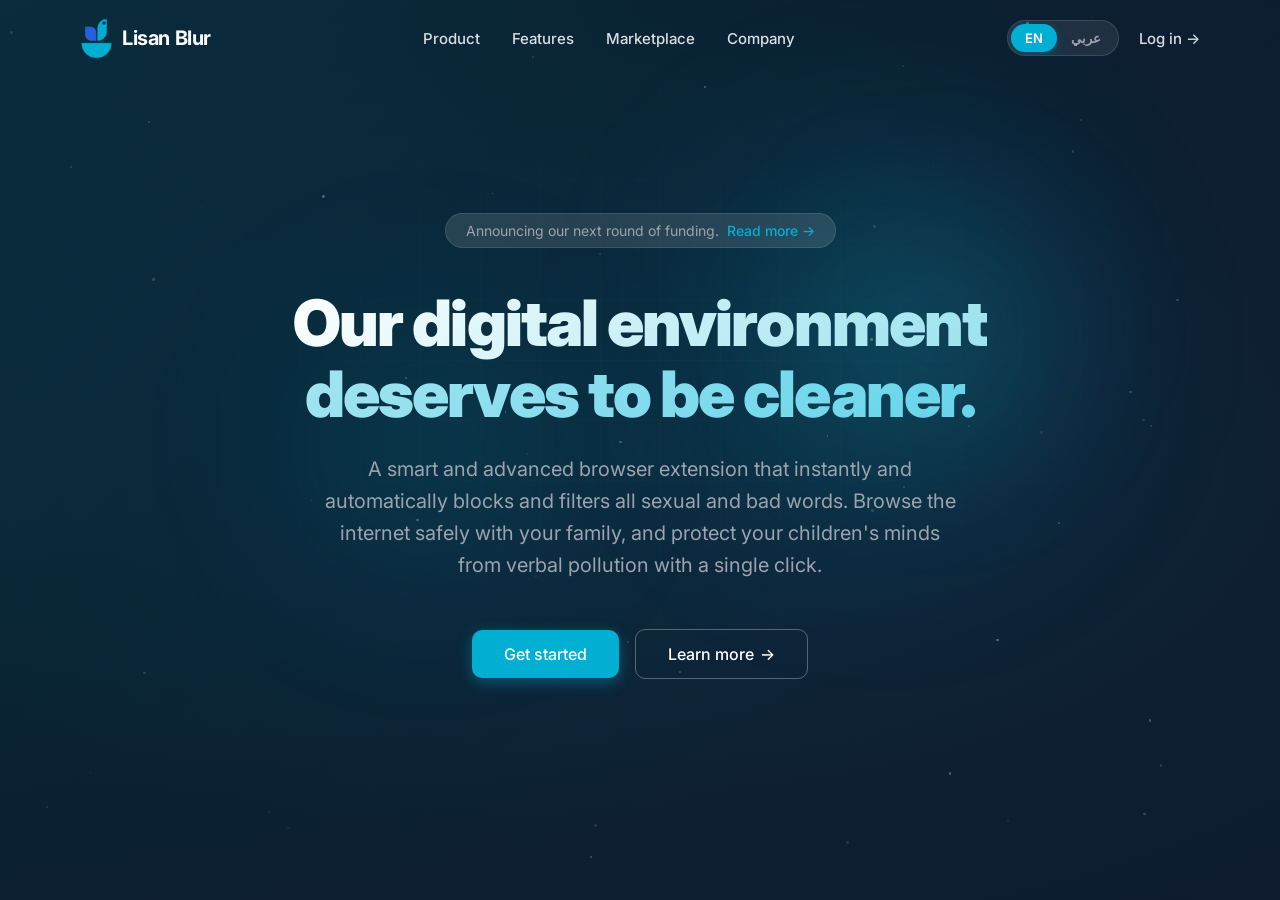
<file: index.html>
<!DOCTYPE html>
<html lang="en" dir="ltr">
<head>
    <meta charset="UTF-8">
    <meta name="viewport" content="width=device-width, initial-scale=1.0">
    <title>Lisan Blur - Safe Your Family</title>
    <!-- Google Fonts: Inter (English) + Cairo (Arabic) -->
    <link rel="preconnect" href="https://fonts.googleapis.com">
    <link rel="preconnect" href="https://fonts.gstatic.com" crossorigin>
    <link rel="stylesheet" href="./assets/css/hero.css">
    <link rel="icon" type="image/png" href="./assets/imgs/icon.png">
    <link href="https://fonts.googleapis.com/css2?family=Cairo:wght@400;500;600;700;800;900&family=Inter:wght@400;500;600;700;800;900&display=swap" rel="stylesheet">
</head>
<body>
    <!-- Background Effects -->
    <div class="hero-bg">
        <div class="orb orb--purple"></div>
        <div class="orb orb--indigo"></div>
        <div class="orb orb--violet"></div>
        <div class="grid-overlay"></div>
        <div class="stars" id="stars"></div>
    </div>

    <!-- Navigation -->
    <nav class="navbar" id="navbar">
        <a href="#" class="navbar__logo">
            <div class="navbar__logo-icon"><img src="./assets/imgs/icon.png" style="width: 45px; height: 45px;" alt="Lisan blur Logo"></div>
            <span data-i18n="logo">Lisan Blur</span>
        </a>

        <ul class="navbar__links" id="navLinks">
            <li><a href="#" class="navbar__link" data-i18n="nav_product">Product</a></li>
            <li><a href="#" class="navbar__link" data-i18n="nav_features">Features</a></li>
            <li><a href="#" class="navbar__link" data-i18n="nav_marketplace">Marketplace</a></li>
            <li><a href="#" class="navbar__link" data-i18n="nav_company">Company</a></li>
        </ul>

        <div class="navbar__right">
            <!-- Language Toggle -->
            <div class="lang-toggle" id="langToggle">
                <button class="lang-toggle__option active" data-lang="en">EN</button>
                <button class="lang-toggle__option" data-lang="ar">عربي</button>
            </div>

            <a href="#" class="navbar__login">
                <span data-i18n="nav_login">Log in</span>
                <span class="navbar__login-arrow">&rarr;</span>
            </a>
        </div>

        <button class="navbar__toggle" id="navToggle" aria-label="Toggle navigation">
            <span></span>
            <span></span>
            <span></span>
        </button>
    </nav>

    <!-- Hero Section -->
    <main class="hero">
        <!-- Announcement Badge -->
        <div class="announcement">
            <span class="announcement__text" data-i18n="announcement_text">Announcing our next round of funding.</span>
            <a href="#" class="announcement__link">
                <span data-i18n="announcement_link">Read more</span>
                <span class="announcement__link-arrow">&rarr;</span>
            </a>
        </div>

        <!-- Headline -->
        <h1 class="hero__headline">
            <span class="hero__headline-gradient" data-i18n="headline">Our digital environment deserves to be cleaner.</span>
        </h1>

        <!-- Subheadline -->
        <p class="hero__subheadline" data-i18n="subheadline">
            A smart and advanced browser extension that instantly and automatically blocks and filters all sexual and bad words. Browse the internet safely with your family, and protect your children's minds from verbal pollution with a single click.
        </p>

        <!-- CTA Buttons -->
        <div class="hero__actions">
            <a href="docs/index.html" class="btn btn--primary" data-i18n="btn_primary">Get started</a>
            <a href="https://web.facebook.com/lisanblur.official" target="_blank" class="btn btn--secondary">
                <span data-i18n="btn_secondary">Learn more</span>
                <span class="btn__arrow">&rarr;</span>
            </a>
        </div>
    </main>

    <script>
        // ===== TRANSLATIONS =====
        const translations = {
            en: {
                logo: 'Lisan Blur',
                nav_product: 'Product',
                nav_features: 'Features',
                nav_marketplace: 'Marketplace',
                nav_company: 'Developers',
                nav_login: 'Log in',
                announcement_text: 'Announcing our next round of funding.',
                announcement_link: 'Read more',
                headline: 'Our digital environment deserves to be cleaner',
                subheadline: ' A smart and advanced browser extension that instantly and automatically blocks and filters all sexual and bad words. Browse the internet safely with your family, and protect your children minds from verbal pollution with a single click..',
                btn_primary: 'Get started',
                btn_secondary: 'Learn more'
            },
            ar: {
                logo: ' لسان بلور',
                nav_product: 'المنتج',
                nav_features: 'المميزات',
                nav_marketplace: 'السوق',
                nav_company: 'المطورون',
                nav_login: 'تسجيل الدخول',
                announcement_text: 'نعلن عن جولتنا التالية من التمويل.',
                announcement_link: 'اقرأ المزيد',
                headline: 'بيئتنا الرقمية تستحق أن تكون أنظف',
                subheadline: 'إضافة متصفح ذكية ومتطورة تحجب وتُصفّي جميع الكلمات الجنسية والبذيئة فورًا وبشكل تلقائي. تصفّح الإنترنت بأمان مع عائلتك، واحمِ عقول أطفالك من التلوث اللفظي بنقرة واحدة.',
                btn_primary: 'ابدأ الآن',
                btn_secondary: 'اعرف المزيد'
            }
        };

        let currentLang = 'en';

        // ===== LANGUAGE SWITCHING =====
        const langToggle = document.getElementById('langToggle');
        const langButtons = langToggle.querySelectorAll('.lang-toggle__option');

        function switchLanguage(lang) {
            if (lang === currentLang) return;

            currentLang = lang;
            const html = document.documentElement;
            const body = document.body;

            // Fade out
            body.classList.add('switching');

            setTimeout(() => {
                // Update dir and lang
                html.setAttribute('dir', lang === 'ar' ? 'rtl' : 'ltr');
                html.setAttribute('lang', lang);

                // Update page title
                document.title = translations[lang].headline;

                // Update all translatable elements
                document.querySelectorAll('[data-i18n]').forEach(el => {
                    const key = el.getAttribute('data-i18n');
                    if (translations[lang][key]) {
                        el.textContent = translations[lang][key];
                    }
                });

                // Update toggle button states
                langButtons.forEach(btn => {
                    btn.classList.toggle('active', btn.getAttribute('data-lang') === lang);
                });

                // Fade in
                body.classList.remove('switching');
            }, 260);
        }

        langButtons.forEach(btn => {
            btn.addEventListener('click', () => {
                switchLanguage(btn.getAttribute('data-lang'));
            });
        });

        // ===== Mobile Navigation Toggle =====
        const navToggle = document.getElementById('navToggle');
        const navLinks = document.getElementById('navLinks');

        navToggle.addEventListener('click', () => {
            navToggle.classList.toggle('active');
            navLinks.classList.toggle('active');
        });

        // Close mobile menu when a link is clicked
        navLinks.querySelectorAll('.navbar__link').forEach(link => {
            link.addEventListener('click', () => {
                navToggle.classList.remove('active');
                navLinks.classList.remove('active');
            });
        });

        // ===== Generate Star Particles =====
        (function createStars() {
            const container = document.getElementById('stars');
            const count = 60;

            for (let i = 0; i < count; i++) {
                const star = document.createElement('div');
                star.classList.add('star');

                star.style.left = Math.random() * 100 + '%';
                star.style.top = Math.random() * 100 + '%';
                star.style.width = (Math.random() * 2 + 1) + 'px';
                star.style.height = star.style.width;
                star.style.animationDelay = (Math.random() * 5) + 's';
                star.style.animationDuration = (Math.random() * 3 + 2) + 's';
                star.style.opacity = Math.random() * 0.5 + 0.1;

                container.appendChild(star);
            }
        })();

        // ===== Parallax Mouse Effect on Orbs =====
        (function parallaxEffect() {
            const orbs = document.querySelectorAll('.orb');
            let targetX = 0;
            let targetY = 0;
            let currentX = 0;
            let currentY = 0;

            document.addEventListener('mousemove', (e) => {
                const centerX = window.innerWidth / 2;
                const centerY = window.innerHeight / 2;

                targetX = (e.clientX - centerX) / centerX;
                targetY = (e.clientY - centerY) / centerY;
            });

            function animate() {
                currentX += (targetX - currentX) * 0.05;
                currentY += (targetY - currentY) * 0.05;

                orbs.forEach((orb, index) => {
                    const speed = (index + 1) * 15;
                    orb.style.transform = `translate(${currentX * speed}px, ${currentY * speed}px)`;
                });

                requestAnimationFrame(animate);
            }

            animate();
        })();

        // ===== Navbar Scroll Effect =====
        (function navbarScroll() {
            const navbar = document.getElementById('navbar');
            let lastScroll = 0;

            window.addEventListener('scroll', () => {
                const currentScroll = window.pageYOffset;

                if (currentScroll > 50) {
                    navbar.style.background = 'rgba(15, 23, 42, 0.85)';
                    navbar.style.backdropFilter = 'blur(20px)';
                    navbar.style.borderBottom = '1px solid rgba(255, 255, 255, 0.06)';
                } else {
                    navbar.style.background = 'transparent';
                    navbar.style.backdropFilter = 'none';
                    navbar.style.borderBottom = '1px solid transparent';
                }

                lastScroll = currentScroll;
            });
        })();

        // ===== Button Ripple Effect =====
        document.querySelectorAll('.btn--primary').forEach(btn => {
            btn.addEventListener('click', function (e) {
                const rect = this.getBoundingClientRect();
                const ripple = document.createElement('span');
                const size = Math.max(rect.width, rect.height);

                ripple.style.cssText = `
                    position: absolute;
                    width: ${size}px;
                    height: ${size}px;
                    border-radius: 50%;
                    background: rgba(255, 255, 255, 0.3);
                    left: ${e.clientX - rect.left - size / 2}px;
                    top: ${e.clientY - rect.top - size / 2}px;
                    transform: scale(0);
                    animation: ripple 0.6s ease-out forwards;
                    pointer-events: none;
                `;

                this.appendChild(ripple);
                setTimeout(() => ripple.remove(), 600);
            });
        });

        // Add ripple keyframes dynamically
        const rippleStyle = document.createElement('style');
        rippleStyle.textContent = `
            @keyframes ripple {
                to {
                    transform: scale(2);
                    opacity: 0;
                }
            }
        `;
        document.head.appendChild(rippleStyle);
    </script>
</body>
</html>
</file>
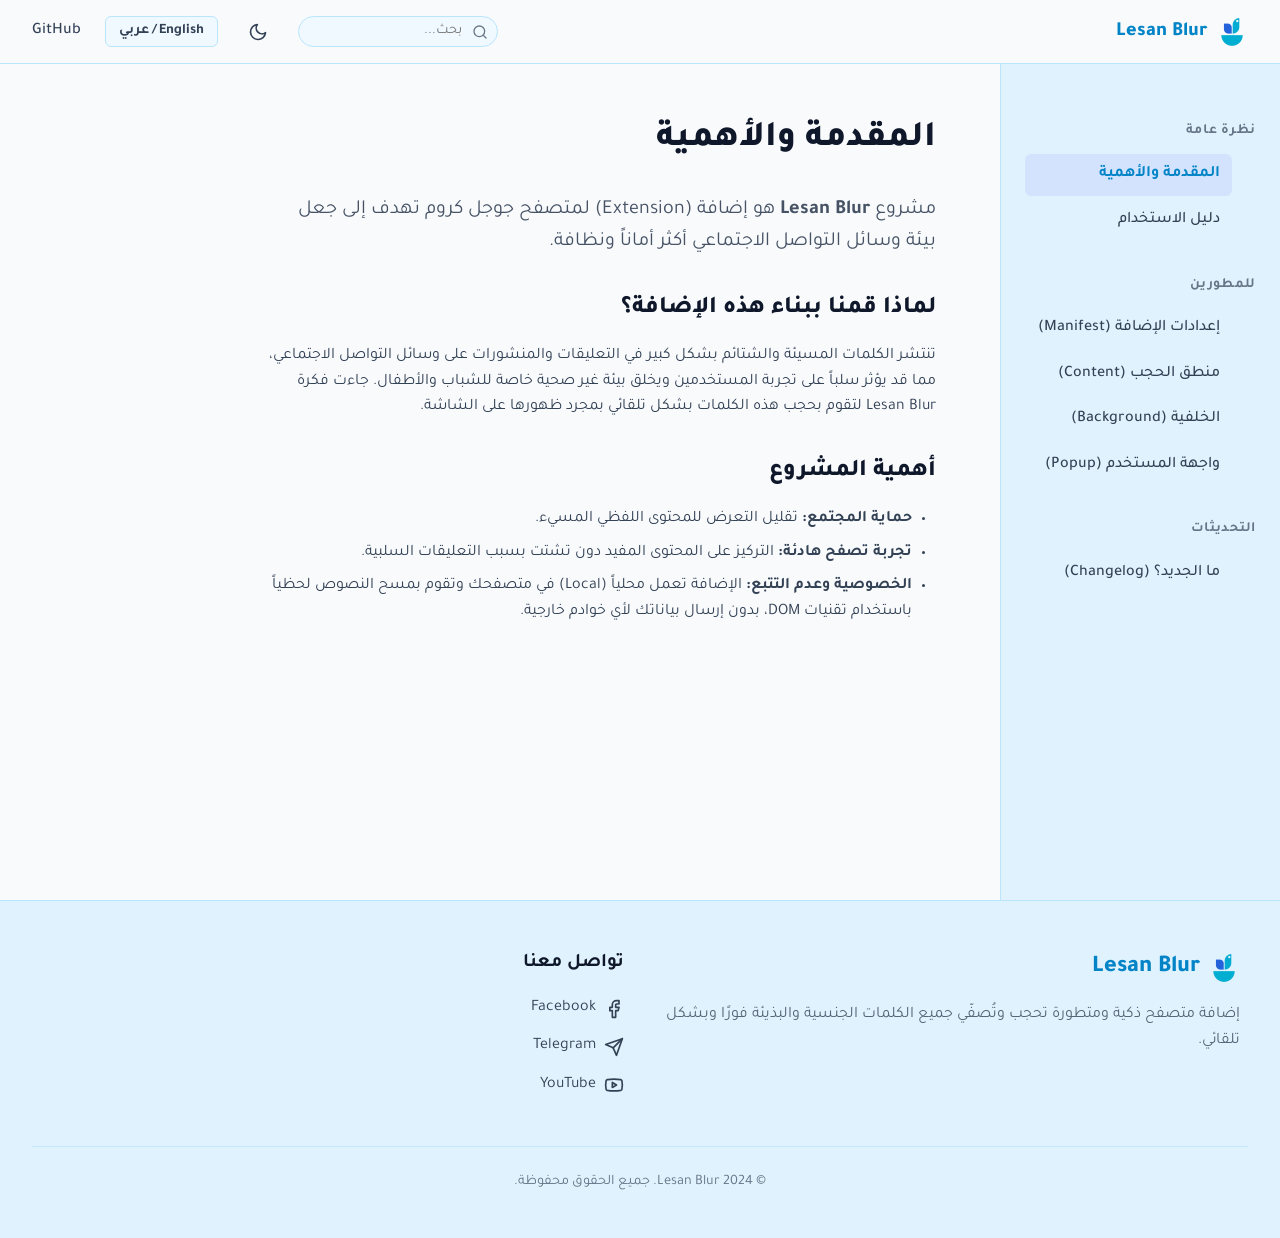
<file: docs/index.html>
<!DOCTYPE html>
<html lang="ar" dir="rtl">
<head>
    <meta charset="UTF-8">
    <meta name="viewport" content="width=device-width, initial-scale=1.0">
    <title>Lisan Blur Docs</title>
    <link rel="stylesheet" href="../assets/css/style.css">
    <link rel="icon" href="../assets/imgs/icon.png" type="image/x-icon">
    <link href="https://fonts.googleapis.com/css2?family=Tajawal:wght@400;500;700;800&family=Inter:wght@400;500;700;800&display=swap" rel="stylesheet">
</head>
<body>
    <div class="layout">
        <!-- Header -->
        <header class="navbar">
            <a href="../index.html" class="logo" style="text-decoration: none;">
                <img src="../assets/imgs/icon.png" alt="Lesan Blur Logo" class="logo-img logo-icon   ">
                <span>Lesan Blur </span>
            </a>
            <div class="nav-actions">
                <!-- Search Bar -->
                <div class="navbar-search">
                    <input type="text" placeholder="بحث..." data-i18n-placeholder="nav_search">
                    <svg xmlns="http://www.w3.org/2000/svg" width="16" height="16" viewBox="0 0 24 24" fill="none" stroke="currentColor" stroke-width="2" stroke-linecap="round" stroke-linejoin="round">
                        <circle cx="11" cy="11" r="8"></circle>
                        <line x1="21" y1="21" x2="16.65" y2="16.65"></line>
                    </svg>
                </div>
                
                <button id="themeToggle" class="icon-btn" aria-label="Toggle Theme">
                    <!-- Sun/Moon icons will be updated by JS, but start with a default SVG -->
                    <svg id="themeIcon" xmlns="http://www.w3.org/2000/svg" width="20" height="20" viewBox="0 0 24 24" fill="none" stroke="currentColor" stroke-width="2" stroke-linecap="round" stroke-linejoin="round">
                        <path d="M21 12.79A9 9 0 1 1 11.21 3 7 7 0 0 0 21 12.79z"></path>
                    </svg>
                </button>
                <button id="langToggle" class="lang-btn">English / عربي</button>
                <a href="https://github.com/mustafa-workspace/lesan-blur" target="_blank" class="github-link">GitHub</a>
            </div>
        </header>

        <div class="main-container">
            <!-- Sidebar Navigation -->
            <aside class="sidebar">
                <nav>
                    <div class="nav-group">
                        <h3 class="nav-group-title" data-i18n="nav_overview">نظرة عامة</h3>
                        <ul class="nav-list">
                            <li><a href="#introduction" class="nav-link active" data-section="introduction" data-i18n="nav_intro">المقدمة والأهمية</a></li>
                            <li><a href="#usage" class="nav-link" data-section="usage" data-i18n="nav_usage">دليل الاستخدام</a></li>
                        </ul>
                    </div>

                    <div class="nav-group">
                        <h3 class="nav-group-title" data-i18n="nav_dev">للمطورين</h3>
                        <ul class="nav-list">
                            <li><a href="#code-manifest" class="nav-link" data-section="code-manifest" data-i18n="nav_manifest">إعدادات الإضافة (Manifest)</a></li>
                            <li><a href="#code-content" class="nav-link" data-section="code-content" data-i18n="nav_content">منطق الحجب (Content)</a></li>
                            <li><a href="#code-background" class="nav-link" data-section="code-background" data-i18n="nav_background">الخلفية (Background)</a></li>
                            <li><a href="#code-popup" class="nav-link" data-section="code-popup" data-i18n="nav_popup">واجهة المستخدم (Popup)</a></li>
                        </ul>
                    </div>

                    <div class="nav-group">
                        <h3 class="nav-group-title" data-i18n="nav_updates">التحديثات</h3>
                        <ul class="nav-list">
                            <li><a href="#changelog" class="nav-link" data-section="changelog" data-i18n="nav_changelog">ما الجديد؟ (Changelog)</a></li>
                        </ul>
                    </div>
                </nav>
            </aside>

            <!-- Main Content Area -->
            <main class="content-area">
                <div class="content-wrapper">
                    
                    <!-- Section: Introduction -->
                    <section id="introduction" class="content-section active">
                        <!-- Arabic Content -->
                        <div class="lang-ar">
                            <h1>المقدمة والأهمية</h1>
                            <p class="lead">مشروع <strong>Lesan Blur</strong> هو إضافة (Extension) لمتصفح جوجل كروم تهدف إلى جعل بيئة وسائل التواصل الاجتماعي أكثر أماناً ونظافة.</p>
                            
                            <h2>لماذا قمنا ببناء هذه الإضافة؟</h2>
                            <p>تنتشر الكلمات المسيئة والشتائم بشكل كبير في التعليقات والمنشورات على وسائل التواصل الاجتماعي، مما قد يؤثر سلباً على تجربة المستخدمين ويخلق بيئة غير صحية خاصة للشباب والأطفال. جاءت فكرة Lesan Blur لتقوم بحجب هذه الكلمات بشكل تلقائي بمجرد ظهورها على الشاشة.</p>

                            <h2>أهمية المشروع</h2>
                            <ul>
                                <li><strong>حماية المجتمع:</strong> تقليل التعرض للمحتوى اللفظي المسيء.</li>
                                <li><strong>تجربة تصفح هادئة:</strong> التركيز على المحتوى المفيد دون تشتت بسبب التعليقات السلبية.</li>
                                <li><strong>الخصوصية وعدم التتبع:</strong> الإضافة تعمل محلياً (Local) في متصفحك وتقوم بمسح النصوص لحظياً باستخدام تقنيات DOM، بدون إرسال بياناتك لأي خوادم خارجية.</li>
                            </ul>
                        </div>
                        
                        <!-- English Content -->
                        <div class="lang-en" style="display: none;">
                            <h1>Introduction & Importance</h1>
                            <p class="lead">The <strong>Lesan Blur</strong> project is a Google Chrome Extension aimed at making social media environments safer and cleaner.</p>
                            
                            <h2>Why did we build this extension?</h2>
                            <p>Offensive words and profanity are widespread in comments and posts on social media, which can negatively impact the user experience and create an unhealthy environment, especially for youth and children. Lesan Blur was created to automatically blur these words as soon as they appear on the screen.</p>

                            <h2>Importance of the Project</h2>
                            <ul>
                                <li><strong>Community Protection:</strong> Reducing exposure to offensive verbal content.</li>
                                <li><strong>Peaceful Browsing Experience:</strong> Focusing on useful content without being distracted by negative comments.</li>
                                <li><strong>Privacy and No Tracking:</strong> The extension operates locally in your browser and scans text instantly using DOM techniques, without sending your data to any external servers.</li>
                            </ul>
                        </div>
                    </section>

                    <!-- Section: Usage -->
                    <section id="usage" class="content-section">
                        <!-- Arabic Content -->
                        <div class="lang-ar">
                            <h1>دليل الاستخدام</h1>
                            <p>استخدام إضافة Lesan Blur بسيط جداً ومصمم ليكون يعمل في الخلفية دون إزعاج.</p>

                            <h2>كيفية التثبيت (للمطورين حالياً)</h2>
                            <ol>
                                <li>قم بتحميل مجلد المشروع <code>Lesan blur</code>.</li>
                                <li>افتح متصفح جوجل كروم واذهب إلى <code>chrome://extensions/</code>.</li>
                                <li>قم بتفعيل خيار <strong>Developer mode</strong> في أعلى اليمين.</li>
                                <li>اضغط على <strong>Load unpacked</strong> واختر مجلد المشروع.</li>
                            </ol>

                            <h2>كيفية التشغيل والإيقاف</h2>
                            <p>بمجرد تثبيت الإضافة ستظهر أيقونتها في شريط إضافات المتصفح. عند الضغط عليها ستفتح واجهة (Popup) تحتوي على زر تشغيل (Toggle).</p>
                            <ul>
                                <li><strong>التشغيل (ON):</strong> سيتم مراقبة المواقع المدعومة وحجب أي كلمات مسيئة تظهر.</li>
                                <li><strong>الإيقاف (OFF):</strong> ستتوقف الإضافة عن العمل، وستظهر جميع النصوص بشكلها الطبيعي.</li>
                            </ul>
                        </div>
                        
                        <!-- English Content -->
                        <div class="lang-en" style="display: none;">
                            <h1>Usage Guide</h1>
                            <p>Using the Lesan Blur extension is very simple and designed to work seamlessly in the background.</p>

                            <h2>How to Install (For Developers Currently)</h2>
                            <ol>
                                <li>Download the project folder <code>Lesan blur</code>.</li>
                                <li>Open Google Chrome and navigate to <code>chrome://extensions/</code>.</li>
                                <li>Enable the <strong>Developer mode</strong> option in the top right corner.</li>
                                <li>Click on <strong>Load unpacked</strong> and select the project folder.</li>
                            </ol>

                            <h2>How to Toggle ON/OFF</h2>
                            <p>Once installed, the extension icon will appear in the browser's extensions bar. Clicking it opens a Popup interface with a toggle switch.</p>
                            <ul>
                                <li><strong>ON:</strong> Supported sites will be monitored, and any offensive words will be blurred out.</li>
                                <li><strong>OFF:</strong> The extension will stop working, and all text will appear normally.</li>
                            </ul>
                        </div>
                    </section>

                    <!-- Section: Code Manifest -->
                    <section id="code-manifest" class="content-section">
                        <!-- Arabic -->
                        <div class="lang-ar">
                            <h1>إعدادات الإضافة (Manifest)</h1>
                            <p>ملف <code>manifest.json</code> هو القلب النابض للإضافة، فهو يخبر المتصفح عن ماهية الإضافة وصلاحياتها.</p>
                            
                            <h3>الصلاحيات (Permissions)</h3>
                            <p>نستخدم صلاحيات مثل <code>storage</code> لحفظ حالة الإضافة (مفعلة/معطلة)، و <code>activeTab</code> للتعامل مع التبويبة الحالية.</p>

                            <h3>النطاقات المدعومة (Host Permissions)</h3>
                            <p>تم تحديد المواقع التي يحق للإضافة العمل عليها، مثل الفيسبوك وتويتر وجوجل.</p>
                        </div>
                        
                        <!-- English -->
                        <div class="lang-en" style="display: none;">
                            <h1>Extension Configuration (Manifest)</h1>
                            <p>The <code>manifest.json</code> file is the beating heart of the extension. It tells the browser what the extension is and its permissions.</p>
                            
                            <h3>Permissions</h3>
                            <p>We use permissions like <code>storage</code> to save the extension's state (enabled/disabled), and <code>activeTab</code> to interact with the current tab.</p>

                            <h3>Host Permissions</h3>
                            <p>We specify which websites the extension is allowed to operate on, such as Facebook, Twitter, and Google.</p>
                        </div>
                        
                        <div class="code-block">
<pre><code>"host_permissions": [
  "*://*.facebook.com/*",
  "*://*.youtube.com/*",
  "*://*.instagram.com/*",
  "*://*.twitter.com/*",
  "*://*.x.com/*",
  "*://*.google.com/*"
]</code></pre>
                        </div>
                    </section>

                    <!-- Section: Code Content Scripts -->
                    <section id="code-content" class="content-section">
                        <!-- Arabic -->
                        <div class="lang-ar">
                            <h1>منطق الحجب (Content Scripts)</h1>
                            <h2>1. قاموس الكلمات (words.js)</h2>
                            <p>يحتوي على مصفوفة <code>badWords</code> والتي تضم الكلمات المسيئة باللغتين العربية والإنجليزية. يتم تحويلها إلى تعبير نمطي للبحث.</p>

                            <h2>2. محرك الحجب (content.js)</h2>
                            <p>يستخدم <code>TreeWalker</code> للبحث عن النصوص ومطابقتها مع القاموس. وفي حال وجود كلمة مسيئة، يتم حجبها بـ <code>&lt;span&gt;</code>. كما يعتمد على <code>MutationObserver</code> لمراقبة أي محتوى جديد يظهر عند التمرير.</p>

                            <h2>3. تصميم الحجب (content.css)</h2>
                        </div>
                        
                        <!-- English -->
                        <div class="lang-en" style="display: none;">
                            <h1>Blur Logic (Content Scripts)</h1>
                            <h2>1. Word Dictionary (words.js)</h2>
                            <p>Contains the <code>badWords</code> array which includes offensive words in both Arabic and English. This is converted into a regular expression for searching.</p>

                            <h2>2. Blur Engine (content.js)</h2>
                            <p>Uses a <code>TreeWalker</code> to find text nodes and match them against the dictionary. If an offensive word is found, it is wrapped in a blurred <code>&lt;span&gt;</code>. It also relies on a <code>MutationObserver</code> to monitor dynamically loaded content during scrolling.</p>

                            <h2>3. Blur Styling (content.css)</h2>
                        </div>
                        
                        <div class="code-block">
<pre><code>.lesan-blurred-text {
  filter: blur(5px);
  background-color: #333;
  color: transparent;
  pointer-events: none;
}</code></pre>
                        </div>
                    </section>

                    <!-- Section: Code Background -->
                    <section id="code-background" class="content-section">
                        <!-- Arabic -->
                        <div class="lang-ar">
                            <h1>العمليات في الخلفية (Background)</h1>
                            <p>ملف <code>background.js</code> يعمل كـ Service Worker لمعالجة التحديثات وحفظ حالة التشغيل عبر <code>chrome.storage.sync</code> والإستماع للرسائل القادمة من الـ Popup.</p>
                        </div>
                        
                        <!-- English -->
                        <div class="lang-en" style="display: none;">
                            <h1>Background Tasks</h1>
                            <p>The <code>background.js</code> file acts as a Service Worker to process updates, save the toggle state via <code>chrome.storage.sync</code>, and listen for messages coming from the Popup UI.</p>
                        </div>
                    </section>

                    <!-- Section: Code Popup -->
                    <section id="code-popup" class="content-section">
                        <!-- Arabic -->
                        <div class="lang-ar">
                            <h1>واجهة المستخدم (Popup)</h1>
                            <p>الواجهة التي تظهر للمستخدم عند الضغط على أيقونة الإضافة بتصميم داكن احترافي، وتحتوي على زر تشغيل بسيط يقوم بإرسال الأوامر لتحديث الحجب فوراً في كل الصفحات النشطة.</p>
                        </div>
                        
                        <!-- English -->
                        <div class="lang-en" style="display: none;">
                            <h1>User Interface (Popup)</h1>
                            <p>The interface that appears when the user clicks the extension icon. Designed with a premium dark mode, it features a simple toggle switch that sends commands to update the blurring immediately across all active tabs.</p>
                        </div>
                    </section>

                    <!-- Section: Changelog -->
                    <section id="changelog" class="content-section">
                        <!-- Arabic -->
                        <div class="lang-ar">
                            <h1>ما الجديد؟ (Changelog)</h1>

                            <div class="changelog-item version-header">
                                <span class="badge version">v2.0.0</span>
                                <h3>الإصدار الثاني — تحديث الحماية الشاملة 🛡️</h3>
                                <p>تحديث كبير يُضيف طبقات حماية متعددة ومتقدمة لتوفير بيئة تصفح آمنة بالكامل.</p>
                            </div>

                            <div class="changelog-item">
                                <span class="badge new">جديد</span>
                                <h3>⛔ منع التصفح الخفي (Incognito Blocker)</h3>
                                <p>تم إضافة ميزة أمان جديدة ومهمة لمنع المستخدم من الدخول إلى وضع التصفح الخفي (Incognito Mode) بشكل كامل. عند محاولة فتح نافذة خفية، تقوم الإضافة تلقائياً بعرض صفحة تحذيرية بتصميم احترافي توضح أن هذا الوضع محظور لأسباب الحماية، ثم يتم إغلاق النافذة تلقائياً خلال 5 ثوانٍ. هذه الميزة تمنع المستخدمين (خاصة الأطفال والشباب) من تجاوز نظام الحماية عبر التصفح الخفي.</p>
                            </div>

                            <div class="changelog-item">
                                <span class="badge new">جديد</span>
                                <h3>🔄 إعادة التوجيه الذكي لمحركات بحث منصات التواصل</h3>
                                <p>تم تطوير ميزة منع البحث الذكية لتشمل الآن جميع منصات التواصل الاجتماعي الكبرى (يوتيوب، فيسبوك، تويتر X، انستجرام، تيك توك، وغيرها). إذا حاول المستخدم البحث عن كلمة مسيئة في أي من هذه المنصات، ستقوم الإضافة بالتقاط البحث وإعادة توجيه المتصفح تلقائياً للبحث عن محتوى آمن وإيجابي (مثل: "محتوى مضحك وإيجابي").</p>
                            </div>

                            <div class="changelog-item">
                                <span class="badge new">جديد</span>
                                <h3>🌐 إضافة دعم محرك بحث Google</h3>
                                <p>تم دمج محرك بحث <strong>Google</strong> إلى قائمة النطاقات المدعومة بشكل رسمي. الإضافة الآن أصبحت قادرة على فحص صفحات نتائج البحث (SERP) وحجب أي كلمات مسيئة تظهر في عناوين البحث أو الأوصاف قبل حتى أن تقوم بالدخول إلى الموقع، مما يوفر طبقة حماية استباقية ممتازة.</p>
                            </div>

                            <div class="changelog-item">
                                <span class="badge feature">تحديث</span>
                                <h3>📖 توثيق شامل وثنائي اللغة (Bilingual Docs)</h3>
                                <p>تم إطلاق منصة توثيق متكاملة ومستقلة للإضافة. المنصة تدعم اللغتين <strong>العربية والإنجليزية</strong> بالكامل، وتأتي بتصميم عصري مريح للعين يعتمد على قاعدة الألوان (60-30-10) مع دعم للوضع الداكن والفاتح (Dark/Light Mode) لمساعدة المطورين والمستخدمين على فهم المشروع وتطويره.</p>
                            </div>

                            <hr class="changelog-divider">

                            <div class="changelog-item version-header">
                                <span class="badge version">v1.0.0</span>
                                <h3>الإصدار الأول — الإطلاق 🚀</h3>
                            </div>

                            <div class="changelog-item">
                                <span class="badge feature">ميزة</span>
                                <h3>الإطلاق الأولي</h3>
                                <ul>
                                    <li>حجب ذكي وسريع للنصوص لحظة ظهورها على الشاشة باستخدام تقنية <code>MutationObserver</code>.</li>
                                    <li>قاموس أساسي مدمج يدعم اللغتين العربية (بما فيها اللهجات الدارجة) والإنجليزية.</li>
                                    <li>دعم أساسي ومباشر لأكبر منصات التواصل الاجتماعي: فيسبوك، تويتر (X)، يوتيوب، وانستجرام.</li>
                                    <li>واجهة تحكم للمستخدم (Popup) سريعة الاستجابة لتفعيل أو إيقاف الحجب بضغطة زر.</li>
                                </ul>
                            </div>
                        </div>
                        
                        <!-- English -->
                        <div class="lang-en" style="display: none;">
                            <h1>What's New? (Changelog)</h1>

                            <div class="changelog-item version-header">
                                <span class="badge version">v2.0.0</span>
                                <h3>Second Release — Full Protection Update 🛡️</h3>
                                <p>A major update that adds multiple advanced protection layers to provide a completely safe browsing environment.</p>
                            </div>

                            <div class="changelog-item">
                                <span class="badge new">New</span>
                                <h3>⛔ Incognito Mode Blocker</h3>
                                <p>Added a critical new security feature that completely prevents users from accessing Incognito Mode. When a user attempts to open an incognito window, the extension automatically displays a premium-designed warning page explaining that this mode is blocked for safety reasons, then closes the window automatically within 5 seconds. This feature prevents users (especially children and young people) from bypassing the protection system through private browsing.</p>
                            </div>

                            <div class="changelog-item">
                                <span class="badge new">New</span>
                                <h3>🔄 Smart Redirection for Social Media Search</h3>
                                <p>The smart search prevention feature has been expanded to cover all major social media platforms (YouTube, Facebook, Twitter X, Instagram, TikTok, etc.). If a user attempts to search for a bad word on any of these platforms, the extension intercepts the search query instantly and automatically redirects the browser to search for safe and positive content (e.g., "funny and positive content").</p>
                            </div>

                            <div class="changelog-item">
                                <span class="badge new">New</span>
                                <h3>🌐 Added Support for Google Search</h3>
                                <p>The <strong>Google</strong> search engine has been officially integrated into the list of supported domains. The extension is now capable of scanning Search Engine Results Pages (SERP) and proactively blurring any offensive words in search titles or snippets before you even click a link, providing an excellent layer of preemptive protection.</p>
                            </div>

                            <div class="changelog-item">
                                <span class="badge feature">Update</span>
                                <h3>📖 Comprehensive Bilingual Documentation</h3>
                                <p>Launched a fully independent and comprehensive documentation platform for the extension. It fully supports both <strong>English and Arabic</strong> languages, and features a modern, eye-friendly design based on the 60-30-10 color rule with an explicit Dark/Light mode toggle to help developers and users understand and contribute to the project.</p>
                            </div>

                            <hr class="changelog-divider">

                            <div class="changelog-item version-header">
                                <span class="badge version">v1.0.0</span>
                                <h3>Initial Release — Launch 🚀</h3>
                            </div>

                            <div class="changelog-item">
                                <span class="badge feature">Feature</span>
                                <h3>Initial Launch</h3>
                                <ul>
                                    <li>Smart and real-time text blurring the moment it appears on screen using <code>MutationObserver</code> technology.</li>
                                    <li>Built-in core dictionary supporting both Arabic (including colloquial dialects) and English languages.</li>
                                    <li>Out-of-the-box support for major social media platforms: Facebook, Twitter (X), YouTube, and Instagram.</li>
                                    <li>Responsive User Interface (Popup) to toggle the blur protection ON or OFF with a single click.</li>
                                </ul>
                            </div>
                        </div>
                    </section>

                </div>
            </main>
        </div>

        <!-- Footer -->
        <footer class="docs-footer">
            <div class="footer-content">
                <div class="footer-col brand-col">
                    <div class="footer-logo">
                        <img src="../assets/imgs/icon.png" alt="Lesan Blur Logo" class="logo-icon">
                        <span>Lesan Blur</span>
                    </div>
                    <p class="footer-desc" data-i18n="footer_desc">إضافة متصفح ذكية ومتطورة تحجب وتُصفّي جميع الكلمات الجنسية والبذيئة فورًا وبشكل تلقائي.</p>
                </div>
                <div class="footer-col social-col">
                    <h4 data-i18n="footer_social_title">تواصل معنا</h4>
                    <div class="social-links">
                        <a href="https://www.facebook.com/lisanblur.official" target="_blank" class="social-link">
                            <svg xmlns="http://www.w3.org/2000/svg" width="20" height="20" viewBox="0 0 24 24" fill="none" stroke="currentColor" stroke-width="2" stroke-linecap="round" stroke-linejoin="round"><path d="M18 2h-3a5 5 0 0 0-5 5v3H7v4h3v8h4v-8h3l1-4h-4V7a1 1 0 0 1 1-1h3z"></path></svg>
                            <span>Facebook</span>
                        </a>
                        <a href="https://t.me/lisanblur" target="_blank" class="social-link">
                            <svg xmlns="http://www.w3.org/2000/svg" width="20" height="20" viewBox="0 0 24 24" fill="none" stroke="currentColor" stroke-width="2" stroke-linecap="round" stroke-linejoin="round"><path d="m22 2-7 20-4-9-9-4Z"/><path d="M22 2 11 13"/></svg>
                            <span>Telegram</span>
                        </a>
                        <a href="https://www.youtube.com/@coobex.official" target="_blank" class="social-link">
                            <svg xmlns="http://www.w3.org/2000/svg" width="20" height="20" viewBox="0 0 24 24" fill="none" stroke="currentColor" stroke-width="2" stroke-linecap="round" stroke-linejoin="round"><path d="M2.5 17a24.12 24.12 0 0 1 0-10 2 2 0 0 1 1.4-1.4 49.56 49.56 0 0 1 16.2 0A2 2 0 0 1 21.5 7a24.12 24.12 0 0 1 0 10 2 2 0 0 1-1.4 1.4 49.55 49.55 0 0 1-16.2 0A2 2 0 0 1 2.5 17"></path><path d="m10 15 5-3-5-3z"></path></svg>
                            <span>YouTube</span>
                        </a>
                    </div>
                </div>
            </div>
            <div class="footer-bottom">
                <p>&copy; 2024 Lesan Blur. <span data-i18n="footer_rights">جميع الحقوق محفوظة.</span></p>
            </div>
        </footer>
    </div>
    <script src="../assets/js/script.js"></script>
</body>
</html>
</file>
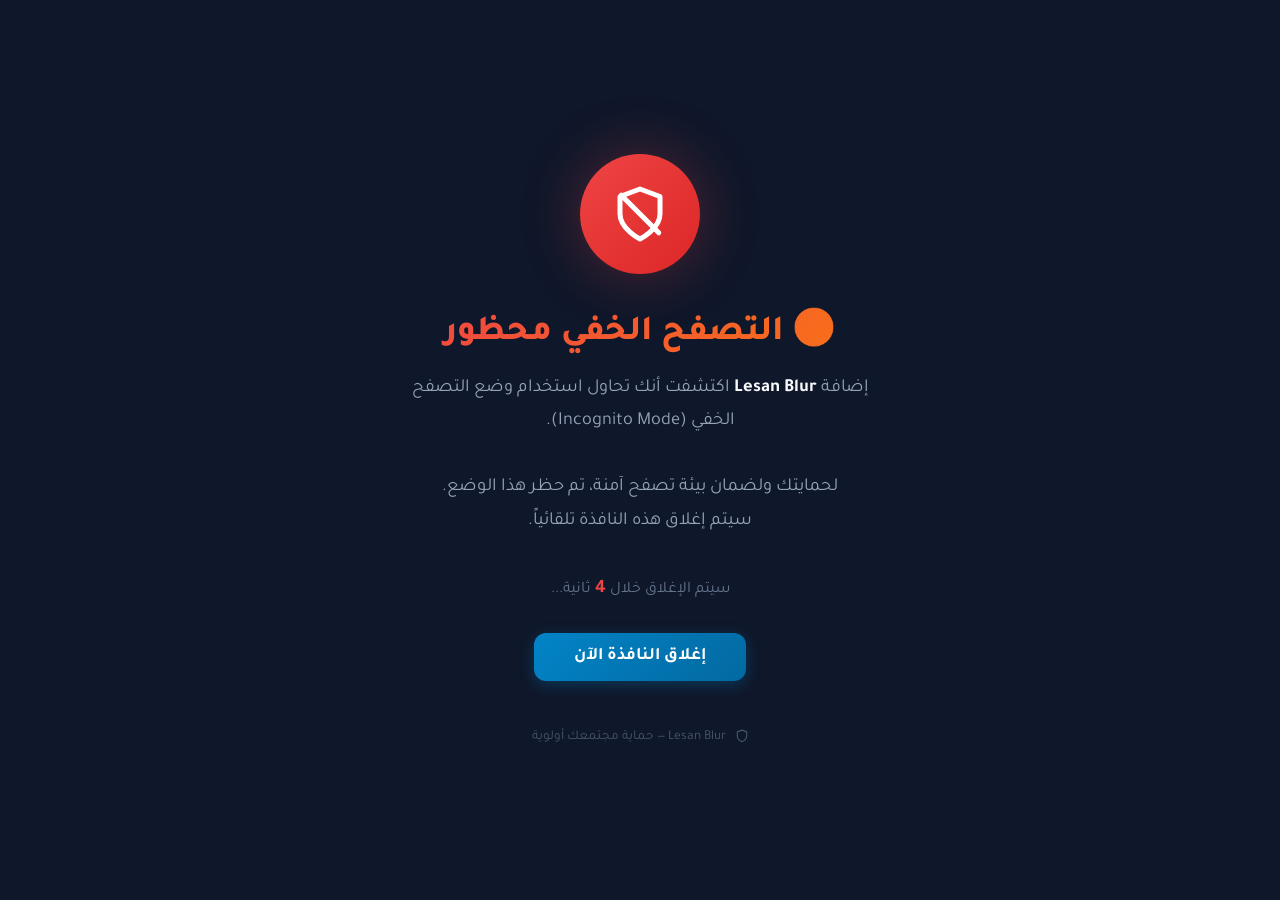
<file: blocked.html>
<!DOCTYPE html>
<html lang="ar" dir="rtl">
<head>
    <meta charset="UTF-8">
    <meta name="viewport" content="width=device-width, initial-scale=1.0">
    <title>Lesan Blur - التصفح الخفي محظور</title>
    <link href="https://fonts.googleapis.com/css2?family=Tajawal:wght@400;600;700;800&display=swap" rel="stylesheet">
    <style>
        * {
            margin: 0;
            padding: 0;
            box-sizing: border-box;
        }

        body {
            font-family: 'Tajawal', sans-serif;
            background: #0f172a;
            color: #f8fafc;
            display: flex;
            align-items: center;
            justify-content: center;
            min-height: 100vh;
            overflow: hidden;
        }

        .container {
            text-align: center;
            max-width: 560px;
            padding: 3rem 2rem;
            animation: fadeInUp 0.6s ease-out;
        }

        .shield-icon {
            width: 120px;
            height: 120px;
            margin: 0 auto 2rem;
            background: linear-gradient(135deg, #ef4444 0%, #dc2626 100%);
            border-radius: 50%;
            display: flex;
            align-items: center;
            justify-content: center;
            box-shadow: 0 0 60px rgba(239, 68, 68, 0.3);
            animation: pulse 2s ease-in-out infinite;
        }

        .shield-icon svg {
            width: 60px;
            height: 60px;
            color: white;
        }

        h1 {
            font-size: 2.2rem;
            font-weight: 800;
            margin-bottom: 1rem;
            background: linear-gradient(135deg, #ef4444, #f97316);
            -webkit-background-clip: text;
            -webkit-text-fill-color: transparent;
        }

        .message {
            font-size: 1.15rem;
            color: #94a3b8;
            line-height: 1.8;
            margin-bottom: 2.5rem;
        }

        .message strong {
            color: #f8fafc;
        }

        .countdown {
            font-size: 1rem;
            color: #64748b;
            margin-bottom: 2rem;
        }

        .countdown span {
            color: #ef4444;
            font-weight: 700;
            font-size: 1.2rem;
        }

        .btn {
            display: inline-block;
            padding: 0.85rem 2.5rem;
            background: linear-gradient(135deg, #0284c7, #0369a1);
            color: white;
            text-decoration: none;
            border-radius: 12px;
            font-family: inherit;
            font-size: 1.1rem;
            font-weight: 700;
            border: none;
            cursor: pointer;
            transition: all 0.3s;
            box-shadow: 0 4px 15px rgba(2, 132, 199, 0.3);
        }

        .btn:hover {
            transform: translateY(-2px);
            box-shadow: 0 8px 25px rgba(2, 132, 199, 0.4);
        }

        .footer-note {
            margin-top: 3rem;
            font-size: 0.85rem;
            color: #475569;
        }

        .footer-note svg {
            vertical-align: middle;
            margin-left: 6px;
        }

        @keyframes fadeInUp {
            from { opacity: 0; transform: translateY(30px); }
            to { opacity: 1; transform: translateY(0); }
        }

        @keyframes pulse {
            0%, 100% { transform: scale(1); }
            50% { transform: scale(1.05); }
        }
    </style>
</head>
<body>
    <div class="container">
        <div class="shield-icon">
            <svg xmlns="http://www.w3.org/2000/svg" viewBox="0 0 24 24" fill="none" stroke="currentColor" stroke-width="2" stroke-linecap="round" stroke-linejoin="round">
                <path d="M12 22s8-4 8-10V5l-8-3-8 3v7c0 6 8 10 8 10z"></path>
                <line x1="4.5" y1="4.5" x2="19.5" y2="19.5"></line>
            </svg>
        </div>

        <h1>⛔ التصفح الخفي محظور</h1>

        <p class="message">
            إضافة <strong>Lesan Blur</strong> اكتشفت أنك تحاول استخدام وضع التصفح الخفي (Incognito Mode).
            <br><br>
            لحمايتك ولضمان بيئة تصفح آمنة، تم حظر هذا الوضع.
            <br>
            سيتم إغلاق هذه النافذة تلقائياً.
        </p>

        <p class="countdown">سيتم الإغلاق خلال <span id="timer">5</span> ثانية...</p>

        <button class="btn" id="closeBtn">إغلاق النافذة الآن</button>

        <p class="footer-note">
            <svg xmlns="http://www.w3.org/2000/svg" width="14" height="14" viewBox="0 0 24 24" fill="none" stroke="currentColor" stroke-width="2" stroke-linecap="round" stroke-linejoin="round">
                <path d="M12 22s8-4 8-10V5l-8-3-8 3v7c0 6 8 10 8 10z"></path>
            </svg>
            Lesan Blur — حماية مجتمعك أولوية
        </p>
    </div>

    <script>
        let seconds = 5;
        const timerEl = document.getElementById('timer');
        const closeBtn = document.getElementById('closeBtn');

        const interval = setInterval(() => {
            seconds--;
            timerEl.textContent = seconds;
            if (seconds <= 0) {
                clearInterval(interval);
                window.close();
            }
        }, 1000);

        closeBtn.addEventListener('click', () => {
            clearInterval(interval);
            window.close();
        });
    </script>
</body>
</html>
</file>
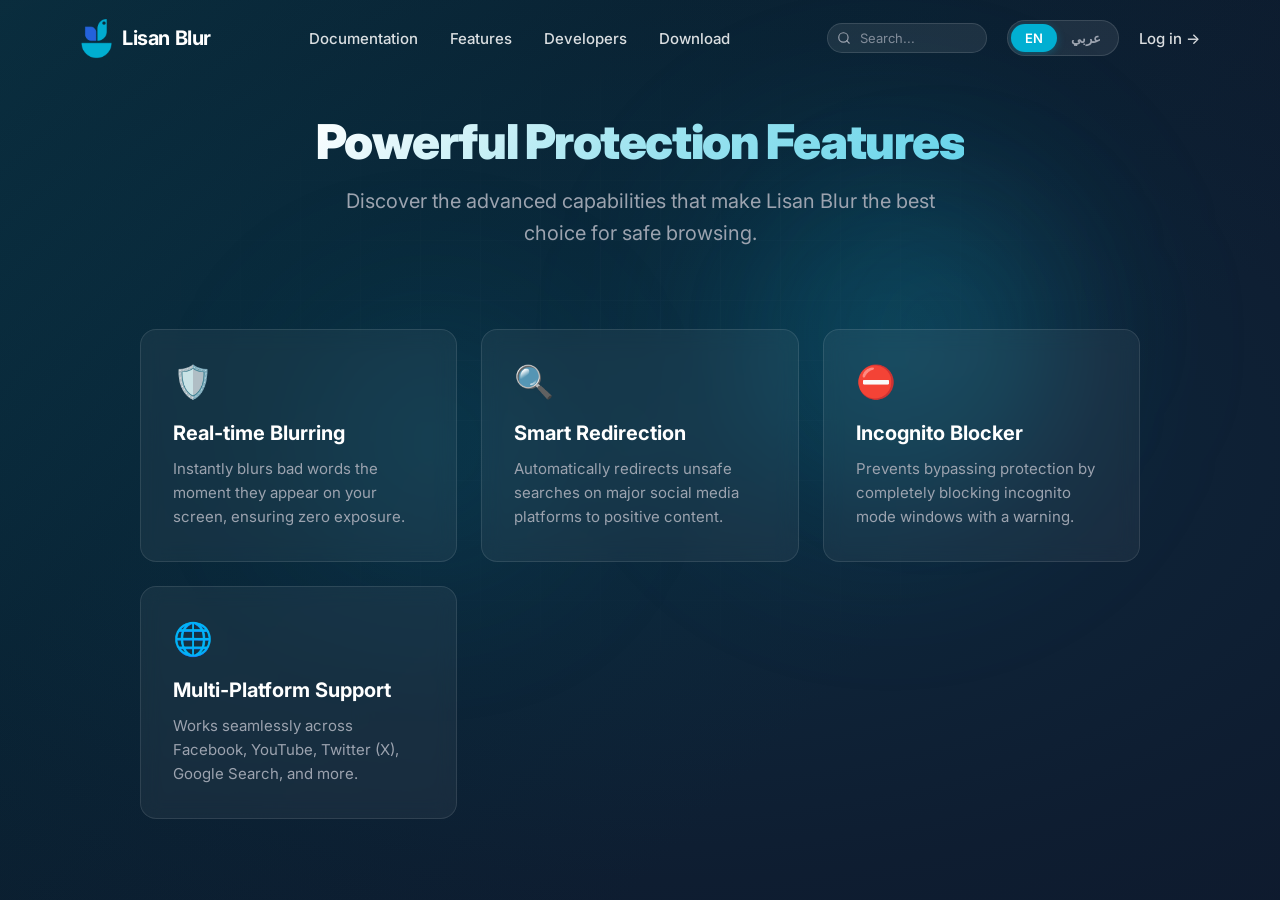
<file: features.html>
<!DOCTYPE html>
<html lang="en" dir="ltr">
<head>
    <meta charset="UTF-8">
    <meta name="viewport" content="width=device-width, initial-scale=1.0">
    <title>Lisan Blur - Features</title>
    <!-- Google Fonts: Inter (English) + Cairo (Arabic) -->
    <link rel="preconnect" href="https://fonts.googleapis.com">
    <link rel="preconnect" href="https://fonts.gstatic.com" crossorigin>
    <link rel="stylesheet" href="./assets/css/hero.css">
    <link rel="icon" type="image/png" href="./assets/imgs/icon.png">
    <link href="https://fonts.googleapis.com/css2?family=Cairo:wght@400;500;600;700;800;900&family=Inter:wght@400;500;600;700;800;900&display=swap" rel="stylesheet">
    <style>
        .features-grid {
            display: grid;
            grid-template-columns: repeat(auto-fit, minmax(300px, 1fr));
            gap: 24px;
            width: 100%;
            max-width: 1000px;
            margin-top: 40px;
        }
        .feature-card {
            background: rgba(255, 255, 255, 0.05);
            border: 1px solid rgba(255, 255, 255, 0.1);
            border-radius: 16px;
            padding: 32px;
            text-align: left;
            transition: transform 0.3s ease, background 0.3s ease;
            backdrop-filter: blur(10px);
        }
        html[dir="rtl"] .feature-card {
            text-align: right;
        }
        .feature-card:hover {
            transform: translateY(-5px);
            background: rgba(255, 255, 255, 0.08);
            border-color: var(--color-accent);
        }
        .feature-icon {
            font-size: 32px;
            margin-bottom: 20px;
            display: inline-block;
        }
        .feature-title {
            font-size: 20px;
            font-weight: 700;
            color: var(--color-white);
            margin-bottom: 12px;
        }
        .feature-desc {
            font-size: 15px;
            color: var(--color-gray-light);
            line-height: 1.6;
        }
    </style>
</head>
<body>
    <!-- Background Effects -->
    <div class="hero-bg">
        <div class="orb orb--purple"></div>
        <div class="orb orb--indigo"></div>
        <div class="orb orb--violet"></div>
        <div class="grid-overlay"></div>
        <!-- No stars as requested -->
    </div>

    <!-- Navigation -->
    <nav class="navbar" id="navbar">
        <a href="index.html" class="navbar__logo">
            <div class="navbar__logo-icon"><img src="./assets/imgs/icon.png" style="width: 45px; height: 45px;" alt="Lisan blur Logo"></div>
            <span data-i18n="logo">Lisan Blur</span>
        </a>

        <ul class="navbar__links" id="navLinks">
            <li><a href="docs/index.html" class="navbar__link" data-i18n="nav_docs">Documentation</a></li>
            <li><a href="features.html" class="navbar__link" data-i18n="nav_features">Features</a></li>
            <li><a href="#" class="navbar__link" data-i18n="nav_developers">Developers</a></li>
            <li><a href="https://github.com/mustafa-workspace/lesan-blur" class="navbar__link" data-i18n="nav_download">Download</a></li>
        </ul>

        <div class="navbar__right">
            <!-- Search Bar -->
            <div class="navbar__search">
                <input type="text" placeholder="Search..." data-i18n-placeholder="nav_search">
                <svg width="16" height="16" viewBox="0 0 24 24" fill="none" stroke="currentColor" stroke-width="2" stroke-linecap="round" stroke-linejoin="round">
                    <circle cx="11" cy="11" r="8"></circle>
                    <line x1="21" y1="21" x2="16.65" y2="16.65"></line>
                </svg>
            </div>

            <!-- Language Toggle -->
            <div class="lang-toggle" id="langToggle">
                <button class="lang-toggle__option active" data-lang="en">EN</button>
                <button class="lang-toggle__option" data-lang="ar">عربي</button>
            </div>

            <a href="#" class="navbar__login">
                <span data-i18n="nav_login">Log in</span>
                <span class="navbar__login-arrow">&rarr;</span>
            </a>
        </div>

        <button class="navbar__toggle" id="navToggle" aria-label="Toggle navigation">
            <span></span>
            <span></span>
            <span></span>
        </button>
    </nav>

    <!-- Hero Section / Features -->
    <main class="hero" style="padding-top: 40px;">
        <h1 class="hero__headline" style="font-size: 48px; margin-bottom: 16px;">
            <span class="hero__headline-gradient" data-i18n="features_headline">Powerful Protection Features</span>
        </h1>
        <p class="hero__subheadline" style="margin-bottom: 40px;" data-i18n="features_subheadline">
            Discover the advanced capabilities that make Lisan Blur the best choice for safe browsing.
        </p>

        <div class="features-grid">
            <div class="feature-card">
                <span class="feature-icon">🛡️</span>
                <h3 class="feature-title" data-i18n="feat1_title">Real-time Blurring</h3>
                <p class="feature-desc" data-i18n="feat1_desc">Instantly blurs bad words the moment they appear on your screen, ensuring zero exposure.</p>
            </div>
            <div class="feature-card">
                <span class="feature-icon">🔍</span>
                <h3 class="feature-title" data-i18n="feat2_title">Smart Redirection</h3>
                <p class="feature-desc" data-i18n="feat2_desc">Automatically redirects unsafe searches on major social media platforms to positive content.</p>
            </div>
            <div class="feature-card">
                <span class="feature-icon">⛔</span>
                <h3 class="feature-title" data-i18n="feat3_title">Incognito Blocker</h3>
                <p class="feature-desc" data-i18n="feat3_desc">Prevents bypassing protection by completely blocking incognito mode windows with a warning.</p>
            </div>
            <div class="feature-card">
                <span class="feature-icon">🌐</span>
                <h3 class="feature-title" data-i18n="feat4_title">Multi-Platform Support</h3>
                <p class="feature-desc" data-i18n="feat4_desc">Works seamlessly across Facebook, YouTube, Twitter (X), Google Search, and more.</p>
            </div>
        </div>
    </main>

    <script>
        // ===== TRANSLATIONS =====
        const translations = {
            en: {
                logo: 'Lisan Blur',
                nav_docs: 'Documentation',
                nav_features: 'Features',
                nav_developers: 'Developers',
                nav_download: 'Download',
                nav_search: 'Search...',
                features_headline: 'Powerful Protection Features',
                features_subheadline: 'Discover the advanced capabilities that make Lisan Blur the best choice for safe browsing.',
                feat1_title: 'Real-time Blurring',
                feat1_desc: 'Instantly blurs bad words the moment they appear on your screen, ensuring zero exposure.',
                feat2_title: 'Smart Redirection',
                feat2_desc: 'Automatically redirects unsafe searches on major social media platforms to positive content.',
                feat3_title: 'Incognito Blocker',
                feat3_desc: 'Prevents bypassing protection by completely blocking incognito mode windows with a warning.',
                feat4_title: 'Multi-Platform Support',
                feat4_desc: 'Works seamlessly across Facebook, YouTube, Twitter (X), Google Search, and more.'
            },
            ar: {
                logo: ' لسان بلور',
                nav_docs: 'الوثائق',
                nav_features: 'المميزات',
                nav_developers: 'المطورون',
                nav_download: 'التحميل',
                nav_search: 'بحث...',
                features_headline: 'ميزات حماية متقدمة',
                features_subheadline: 'اكتشف القدرات المتقدمة التي تجعل لسان بلور الخيار الأفضل لتصفح آمن.',
                feat1_title: 'حجب فوري (Real-time)',
                feat1_desc: 'يحجب الكلمات البذيئة فور ظهورها على شاشتك، مما يضمن عدم التعرض لها أبداً.',
                feat2_title: 'إعادة التوجيه الذكي',
                feat2_desc: 'يُعيد توجيه عمليات البحث غير الآمنة على منصات التواصل الكبرى إلى محتوى إيجابي تلقائياً.',
                feat3_title: 'منع التصفح الخفي',
                feat3_desc: 'يمنع تجاوز الحماية عبر حظر نوافذ التصفح الخفي بالكامل وإظهار رسالة تحذيرية.',
                feat4_title: 'دعم منصات متعددة',
                feat4_desc: 'يعمل بسلاسة على فيسبوك، يوتيوب، تويتر (X)، بحث جوجل، والمزيد.'
            }
        };

        let currentLang = 'en';

        // ===== LANGUAGE SWITCHING =====
        const langToggle = document.getElementById('langToggle');
        const langButtons = langToggle.querySelectorAll('.lang-toggle__option');

        function switchLanguage(lang) {
            if (lang === currentLang) return;

            currentLang = lang;
            const html = document.documentElement;
            const body = document.body;

            // Fade out
            body.classList.add('switching');

            setTimeout(() => {
                // Update dir and lang
                html.setAttribute('dir', lang === 'ar' ? 'rtl' : 'ltr');
                html.setAttribute('lang', lang);

                // Update page title
                document.title = translations[lang].features_headline;

                // Update all translatable elements
                document.querySelectorAll('[data-i18n]').forEach(el => {
                    const key = el.getAttribute('data-i18n');
                    if (translations[lang][key]) {
                        el.textContent = translations[lang][key];
                    }
                });

                // Update placeholder translations
                document.querySelectorAll('[data-i18n-placeholder]').forEach(el => {
                    const key = el.getAttribute('data-i18n-placeholder');
                    if (translations[lang][key]) {
                        el.setAttribute('placeholder', translations[lang][key]);
                    }
                });

                // Update toggle button states
                langButtons.forEach(btn => {
                    btn.classList.toggle('active', btn.getAttribute('data-lang') === lang);
                });

                // Fade in
                body.classList.remove('switching');
            }, 260);
        }

        langButtons.forEach(btn => {
            btn.addEventListener('click', () => {
                switchLanguage(btn.getAttribute('data-lang'));
            });
        });

        // ===== Mobile Navigation Toggle =====
        const navToggle = document.getElementById('navToggle');
        const navLinks = document.getElementById('navLinks');

        navToggle.addEventListener('click', () => {
            navToggle.classList.toggle('active');
            navLinks.classList.toggle('active');
        });

        navLinks.querySelectorAll('.navbar__link').forEach(link => {
            link.addEventListener('click', () => {
                navToggle.classList.remove('active');
                navLinks.classList.remove('active');
            });
        });

        // ===== Parallax Mouse Effect on Orbs =====
        (function parallaxEffect() {
            const orbs = document.querySelectorAll('.orb');
            let targetX = 0;
            let targetY = 0;
            let currentX = 0;
            let currentY = 0;

            document.addEventListener('mousemove', (e) => {
                const centerX = window.innerWidth / 2;
                const centerY = window.innerHeight / 2;

                targetX = (e.clientX - centerX) / centerX;
                targetY = (e.clientY - centerY) / centerY;
            });

            function animate() {
                currentX += (targetX - currentX) * 0.05;
                currentY += (targetY - currentY) * 0.05;

                orbs.forEach((orb, index) => {
                    const speed = (index + 1) * 15;
                    orb.style.transform = `translate(${currentX * speed}px, ${currentY * speed}px)`;
                });

                requestAnimationFrame(animate);
            }
            animate();
        })();

        // ===== Navbar Scroll Effect =====
        (function navbarScroll() {
            const navbar = document.getElementById('navbar');
            let lastScroll = 0;

            window.addEventListener('scroll', () => {
                const currentScroll = window.pageYOffset;

                if (currentScroll > 50) {
                    navbar.style.background = 'rgba(15, 23, 42, 0.85)';
                    navbar.style.backdropFilter = 'blur(20px)';
                    navbar.style.borderBottom = '1px solid rgba(255, 255, 255, 0.06)';
                } else {
                    navbar.style.background = 'transparent';
                    navbar.style.backdropFilter = 'none';
                    navbar.style.borderBottom = '1px solid transparent';
                }
                lastScroll = currentScroll;
            });
        })();
    </script>
</body>
</html>
</file>
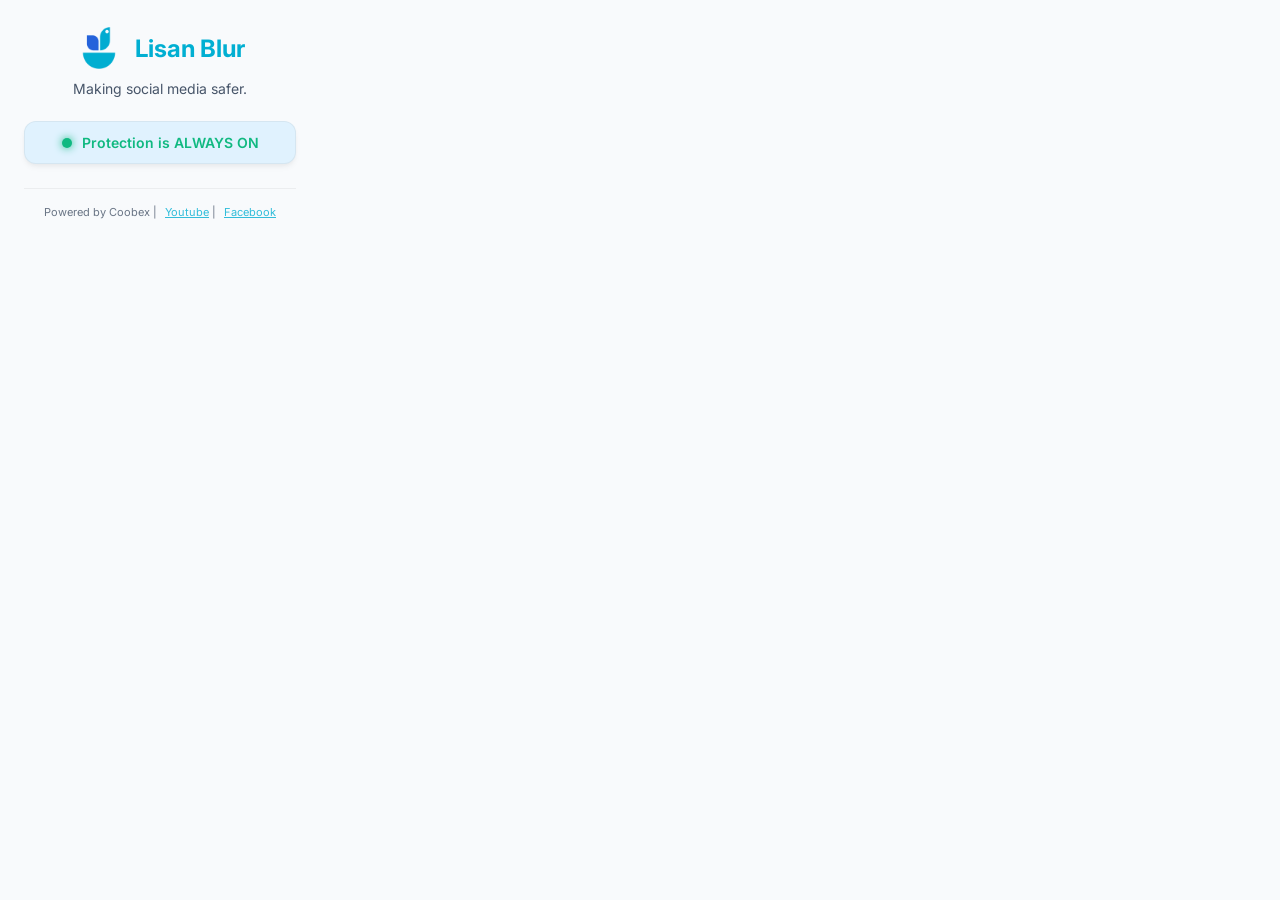
<file: popup.html>
<!DOCTYPE html>
<html lang="en">
<head>
  <meta charset="UTF-8">
  <meta name="viewport" content="width=device-width, initial-scale=1.0">
  <title>Lesan Blur Settings</title>
  <link rel="stylesheet" href="popup.css">
  <link href="https://fonts.googleapis.com/css2?family=Inter:wght@400;600;700&display=swap" rel="stylesheet">
</head>
<body>
  <div class="container">
    <header>
      <div class="logo-container">
        <!-- SVG Icon representing a shield or blur -->
        <img src="assets/icon128.png" alt="Lisan Blur Icon" class="logo-icon">
        <h1>Lisan Blur</h1>
      </div>
      <p class="subtitle">Making social media safer.</p>
    </header>

    <main>
      <div class="status-card" id="statusCard">
        <div class="status-indicator"></div>
        <span id="statusText">Protection is ALWAYS ON</span>
      </div>
    </main>

    <footer>
      <p>Powered by Coobex |  <a href="https://www.youtube.com/@coobex.official" target="_blank">Youtube</a> | <a href="https://web.facebook.com/itsmemustafa.official" target="_blank">Facebook</a></p>
    </footer>
  </div>
  <script src="popup.js"></script>
</body>
</html>
</file>
<file: assets/css/hero.css>
/* Hero Section */
   /* ===== RESET & BASE ===== */
        *, *::before, *::after {
            margin: 0;
            padding: 0;
            box-sizing: border-box;
        }

        :root {
            --color-bg: #0F172A;
            --color-gradient-left: #0a2a3a;
            --color-gradient-right: #0F172A;
            --color-white: #FFFFFF;
            --color-gray-light: #9CA3AF;
            --color-accent: #01afd2;
            --color-accent-hover: #018fb0;
            --color-border-subtle: rgba(255, 255, 255, 0.12);
            --color-border-btn: rgba(255, 255, 255, 0.3);
            --color-border-btn-hover: rgba(255, 255, 255, 0.6);
            --font-en: 'Inter', -apple-system, BlinkMacSystemFont, 'Segoe UI', Roboto, Oxygen, Ubuntu, sans-serif;
            --font-ar: 'Cairo', 'Segoe UI', Tahoma, sans-serif;
        }

        html {
            scroll-behavior: smooth;
        }

        body {
            font-family: var(--font-en);
            background: var(--color-bg);
            color: var(--color-white);
            min-height: 100vh;
            overflow-x: hidden;
            -webkit-font-smoothing: antialiased;
            -moz-osx-font-smoothing: grayscale;
            transition: font-family 0.3s ease;
        }

        /* Arabic font & RTL */
        html[dir="rtl"] body,
        html[dir="rtl"] .btn,
        html[dir="rtl"] .navbar__link,
        html[dir="rtl"] .navbar__login,
        html[dir="rtl"] .announcement__text,
        html[dir="rtl"] .announcement__link {
            font-family: var(--font-ar);
        }

        html[dir="rtl"] .hero__headline {
            letter-spacing: 0;
        }

        /* ===== LANGUAGE TOGGLE ===== */
        .lang-toggle {
            position: relative;
            z-index: 10;
            display: flex;
            align-items: center;
            background: rgba(255, 255, 255, 0.08);
            border: 1px solid rgba(255, 255, 255, 0.12);
            border-radius: 100px;
            padding: 3px;
            cursor: pointer;
            overflow: hidden;
            flex-shrink: 0;
        }

        .lang-toggle__option {
            padding: 6px 14px;
            border-radius: 100px;
            font-size: 13px;
            font-weight: 600;
            font-family: var(--font-en);
            color: var(--color-gray-light);
            background: transparent;
            border: none;
            cursor: pointer;
            transition: all 0.3s ease;
            position: relative;
            z-index: 2;
            white-space: nowrap;
        }

        html[dir="rtl"] .lang-toggle__option {
            font-family: var(--font-ar);
        }

        .lang-toggle__option.active {
            color: var(--color-white);
            background: var(--color-accent);
            box-shadow: 0 2px 8px rgba(1, 175, 210, 0.3);
        }

        /* ===== BACKGROUND EFFECTS ===== */
        .hero-bg {
            position: absolute;
            top: 0;
            left: 0;
            width: 100%;
            height: 100%;
            z-index: 0;
            overflow: hidden;
        }

        .hero-bg::before {
            content: '';
            position: absolute;
            top: -50%;
            left: -50%;
            width: 200%;
            height: 200%;
            background: radial-gradient(
                ellipse 80% 60% at 50% 50%,
                rgba(1, 175, 210, 0.12) 0%,
                rgba(1, 100, 130, 0.08) 40%,
                transparent 70%
            );
            animation: bgPulse 8s ease-in-out infinite alternate;
        }

        .hero-bg::after {
            content: '';
            position: absolute;
            top: 0;
            left: 0;
            width: 100%;
            height: 100%;
            background: linear-gradient(
                135deg,
                var(--color-gradient-left) 0%,
                #0a1e2e 30%,
                var(--color-gradient-right) 70%
            );
            z-index: -1;
        }

        @keyframes bgPulse {
            0% {
                opacity: 0.6;
                transform: scale(1);
            }
            100% {
                opacity: 1;
                transform: scale(1.05);
            }
        }

        /* ===== ORB DECORATIONS ===== */
        .orb {
            position: absolute;
            border-radius: 50%;
            filter: blur(80px);
            pointer-events: none;
            z-index: 0;
            transition: transform 0.3s ease;
        }

        .orb--purple {
            width: 500px;
            height: 500px;
            background: radial-gradient(circle, rgba(1, 175, 210, 0.25), transparent 70%);
            top: 10%;
            left: 50%;
            transform: translateX(-50%);
            animation: orbFloat 12s ease-in-out infinite;
        }

        .orb--indigo {
            width: 350px;
            height: 350px;
            background: radial-gradient(circle, rgba(1, 140, 175, 0.2), transparent 70%);
            top: 30%;
            left: 20%;
            animation: orbFloat 15s ease-in-out infinite reverse;
        }

        .orb--violet {
            width: 300px;
            height: 300px;
            background: radial-gradient(circle, rgba(51, 195, 222, 0.15), transparent 70%);
            top: 20%;
            right: 15%;
            animation: orbFloat 10s ease-in-out infinite 3s;
        }

        @keyframes orbFloat {
            0%, 100% {
                transform: translateY(0) translateX(-50%);
            }
            33% {
                transform: translateY(-20px) translateX(-50%);
            }
            66% {
                transform: translateY(10px) translateX(-50%);
            }
        }

        /* ===== NAVIGATION ===== */
        .navbar {
            position: relative;
            z-index: 10;
            display: flex;
            align-items: center;
            justify-content: space-between;
            padding: 20px 40px;
            max-width: 1200px;
            margin: 0 auto;
            gap: 16px;
        }

        .navbar__logo {
            font-size: 20px;
            font-weight: 700;
            color: var(--color-white);
            text-decoration: none;
            letter-spacing: -0.02em;
            display: flex;
            align-items: center;
            gap: 10px;
            flex-shrink: 0;
        }

        .navbar__logo-icon {
            width: 32px;
            height: 32px;
            /* background: linear-gradient(135deg, var(--color-accent), #33c3de); */
            border-radius: 8px;
            display: flex;
            align-items: center;
            justify-content: center;
            font-size: 16px;
            font-weight: 800;
            color: white;
            font-family: var(--font-en);
        }

        .navbar__links {
            display: flex;
            align-items: center;
            gap: 32px;
            list-style: none;
        }

        .navbar__link {
            color: var(--color-white);
            text-decoration: none;
            font-size: 15px;
            font-weight: 500;
            opacity: 0.85;
            transition: opacity 0.2s ease, color 0.2s ease;
            position: relative;
            white-space: nowrap;
        }

        .navbar__link::after {
            content: '';
            position: absolute;
            bottom: -4px;
            left: 0;
            right: 0;
            width: 0;
            height: 2px;
            background: var(--color-accent);
            transition: width 0.3s ease;
            border-radius: 1px;
        }

        html[dir="ltr"] .navbar__link::after {
            left: 0;
            right: auto;
        }

        html[dir="rtl"] .navbar__link::after {
            right: 0;
            left: auto;
        }

        .navbar__link:hover {
            opacity: 1;
            color: var(--color-white);
        }

        .navbar__link:hover::after {
            width: 100%;
        }

        .navbar__right {
            display: flex;
            align-items: center;
            gap: 20px;
            flex-shrink: 0;
        }

        .navbar__search {
            position: relative;
            display: flex;
            align-items: center;
        }

        .navbar__search input {
            background: rgba(255, 255, 255, 0.08);
            border: 1px solid rgba(255, 255, 255, 0.12);
            border-radius: 100px;
            padding: 6px 14px 6px 32px;
            color: var(--color-white);
            font-size: 13px;
            font-family: inherit;
            width: 160px;
            transition: all 0.3s ease;
            outline: none;
        }

        .navbar__search input::placeholder {
            color: var(--color-gray-light);
            opacity: 0.8;
        }

        .navbar__search input:focus {
            width: 200px;
            background: rgba(255, 255, 255, 0.12);
            border-color: var(--color-accent);
        }

        html[dir="rtl"] .navbar__search input {
            padding: 6px 32px 6px 14px;
        }

        .navbar__search svg {
            position: absolute;
            left: 10px;
            color: var(--color-gray-light);
            pointer-events: none;
            width: 14px;
            height: 14px;
        }

        html[dir="rtl"] .navbar__search svg {
            left: auto;
            right: 10px;
        }

        .navbar__login {
            color: var(--color-white);
            text-decoration: none;
            font-size: 15px;
            font-weight: 500;
            opacity: 0.85;
            transition: opacity 0.2s ease;
            display: flex;
            align-items: center;
            gap: 4px;
            white-space: nowrap;
        }

        .navbar__login:hover {
            opacity: 1;
        }

        .navbar__login-arrow {
            display: inline-block;
            transition: transform 0.2s ease;
        }

        .navbar__login:hover .navbar__login-arrow {
            transform: translateX(3px);
        }

        html[dir="rtl"] .navbar__login:hover .navbar__login-arrow {
            transform: translateX(-3px);
        }

        /* Mobile menu toggle */
        .navbar__toggle {
            display: none;
            flex-direction: column;
            gap: 5px;
            background: none;
            border: none;
            cursor: pointer;
            padding: 4px;
        }

        .navbar__toggle span {
            display: block;
            width: 24px;
            height: 2px;
            background: var(--color-white);
            border-radius: 2px;
            transition: transform 0.3s ease, opacity 0.3s ease;
        }

        .navbar__toggle.active span:nth-child(1) {
            transform: translateY(7px) rotate(45deg);
        }

        .navbar__toggle.active span:nth-child(2) {
            opacity: 0;
        }

        .navbar__toggle.active span:nth-child(3) {
            transform: translateY(-7px) rotate(-45deg);
        }

        /* ===== HERO CONTENT ===== */
        .hero {
            position: relative;
            z-index: 1;
            display: flex;
            flex-direction: column;
            align-items: center;
            justify-content: center;
            min-height: calc(100vh - 80px);
            text-align: center;
            padding: 0 24px 80px;
        }

        /* ===== ANNOUNCEMENT BADGE ===== */
        .announcement {
            display: inline-flex;
            align-items: center;
            gap: 8px;
            padding: 8px 20px;
            background: var(--color-border-subtle);
            border: 1px solid rgba(255, 255, 255, 0.1);
            border-radius: 100px;
            margin-bottom: 40px;
            opacity: 0;
            transform: translateY(20px);
            animation: fadeInUp 0.8s ease forwards;
            animation-delay: 0.2s;
        }

        .announcement__text {
            font-size: 14px;
            font-weight: 400;
            color: var(--color-gray-light);
        }

        .announcement__link {
            color: var(--color-accent);
            text-decoration: none;
            font-size: 14px;
            font-weight: 500;
            display: inline-flex;
            align-items: center;
            gap: 4px;
            transition: color 0.2s ease;
        }

        .announcement__link:hover {
            color: #33c3de;
        }

        .announcement__link-arrow {
            display: inline-block;
            transition: transform 0.2s ease;
        }

        .announcement__link:hover .announcement__link-arrow {
            transform: translateX(3px);
        }

        html[dir="rtl"] .announcement__link:hover .announcement__link-arrow {
            transform: translateX(-3px);
        }

        /* ===== HEADLINE ===== */
        .hero__headline {
            font-size: 64px;
            font-weight: 900;
            line-height: 1.1;
            letter-spacing: -0.03em;
            color: var(--color-white);
            max-width: 800px;
            margin-bottom: 24px;
            opacity: 0;
            transform: translateY(30px);
            animation: fadeInUp 0.8s ease forwards;
            animation-delay: 0.4s;
        }

        .hero__headline-gradient {
            background: linear-gradient(135deg, var(--color-white) 0%, #a0e4f0 50%, #66d4ea 100%);
            -webkit-background-clip: text;
            -webkit-text-fill-color: transparent;
            background-clip: text;
        }

        /* ===== SUBHEADLINE ===== */
        .hero__subheadline {
            font-size: 20px;
            font-weight: 400;
            line-height: 1.6;
            color: var(--color-gray-light);
            max-width: 640px;
            margin-bottom: 48px;
            opacity: 0;
            transform: translateY(30px);
            animation: fadeInUp 0.8s ease forwards;
            animation-delay: 0.6s;
        }

        /* ===== CTA BUTTONS ===== */
        .hero__actions {
            display: flex;
            align-items: center;
            gap: 16px;
            opacity: 0;
            transform: translateY(30px);
            animation: fadeInUp 0.8s ease forwards;
            animation-delay: 0.8s;
        }

        /* Primary Button */
        .btn {
            display: inline-flex;
            align-items: center;
            justify-content: center;
            padding: 14px 32px;
            border-radius: 10px;
            font-size: 16px;
            font-weight: 500;
            font-family: var(--font-en);
            text-decoration: none;
            cursor: pointer;
            transition: all 0.25s ease;
            border: none;
            outline: none;
            position: relative;
            overflow: hidden;
            white-space: nowrap;
        }

        html[dir="rtl"] .btn {
            font-family: var(--font-ar);
        }

        .btn--primary {
            background: var(--color-accent);
            color: var(--color-white);
            box-shadow: 0 4px 14px rgba(1, 175, 210, 0.4), 0 1px 3px rgba(0, 0, 0, 0.1);
        }

        .btn--primary::before {
            content: '';
            position: absolute;
            top: 0;
            left: 0;
            width: 100%;
            height: 100%;
            background: linear-gradient(135deg, rgba(255,255,255,0.15) 0%, transparent 50%);
            opacity: 0;
            transition: opacity 0.25s ease;
        }

        html[dir="rtl"] .btn--primary::before {
            background: linear-gradient(-135deg, rgba(255,255,255,0.15) 0%, transparent 50%);
        }

        .btn--primary:hover {
            background: var(--color-accent-hover);
            box-shadow: 0 6px 20px rgba(1, 175, 210, 0.5), 0 2px 6px rgba(0, 0, 0, 0.15);
            transform: translateY(-1px);
        }

        .btn--primary:hover::before {
            opacity: 1;
        }

        .btn--primary:active {
            transform: translateY(0);
            box-shadow: 0 2px 8px rgba(1, 175, 210, 0.3);
        }

        /* Secondary Button */
        .btn--secondary {
            background: transparent;
            color: var(--color-white);
            border: 1px solid var(--color-border-btn);
        }

        .btn--secondary:hover {
            background: rgba(255, 255, 255, 0.05);
            border-color: var(--color-border-btn-hover);
            transform: translateY(-1px);
        }

        .btn--secondary:active {
            transform: translateY(0);
            background: rgba(255, 255, 255, 0.08);
        }

        .btn__arrow {
            display: inline-block;
            margin-left: 6px;
            transition: transform 0.2s ease;
        }

        html[dir="rtl"] .btn__arrow {
            margin-left: 0;
            margin-right: 6px;
            transform: scaleX(-1);
        }

        .btn:hover .btn__arrow {
            transform: translateX(3px);
        }

        html[dir="rtl"] .btn:hover .btn__arrow {
            transform: scaleX(-1) translateX(3px);
        }

        /* ===== ANIMATIONS ===== */
        @keyframes fadeInUp {
            to {
                opacity: 1;
                transform: translateY(0);
            }
        }

        /* ===== GRID OVERLAY ===== */
        .grid-overlay {
            position: absolute;
            top: 0;
            left: 0;
            width: 100%;
            height: 100%;
            z-index: 0;
            pointer-events: none;
            opacity: 0.03;
            background-image:
                linear-gradient(rgba(255, 255, 255, 0.5) 1px, transparent 1px),
                linear-gradient(90deg, rgba(255, 255, 255, 0.5) 1px, transparent 1px);
            background-size: 60px 60px;
            mask-image: radial-gradient(ellipse 70% 60% at 50% 40%, black 0%, transparent 70%);
            -webkit-mask-image: radial-gradient(ellipse 70% 60% at 50% 40%, black 0%, transparent 70%);
        }

        /* ===== STARS / PARTICLES ===== */
        .stars {
            position: absolute;
            top: 0;
            left: 0;
            width: 100%;
            height: 100%;
            z-index: 0;
            pointer-events: none;
        }

        .star {
            position: absolute;
            width: 2px;
            height: 2px;
            background: rgba(255, 255, 255, 0.5);
            border-radius: 50%;
            animation: twinkle 3s ease-in-out infinite;
        }

        @keyframes twinkle {
            0%, 100% { opacity: 0.2; }
            50% { opacity: 0.8; }
        }

        /* ===== FADE TRANSITION FOR CONTENT SWITCH ===== */
        .hero * {
            transition: opacity 0.25s ease;
        }

        body.switching .hero * {
            opacity: 0 !important;
        }

        body.switching .navbar * {
            opacity: 0 !important;
        }

        /* ===== RESPONSIVE ===== */
        @media (max-width: 768px) {
            .navbar {
                padding: 16px 20px;
            }

            .navbar__links {
                display: none;
                position: absolute;
                top: 100%;
                left: 0;
                width: 100%;
                flex-direction: column;
                background: rgba(15, 23, 42, 0.98);
                backdrop-filter: blur(20px);
                padding: 20px;
                gap: 16px;
                border-bottom: 1px solid var(--color-border-subtle);
            }

            .navbar__links.active {
                display: flex;
            }

            .navbar__login, .navbar__search {
                display: none;
            }

            .navbar__toggle {
                display: flex;
            }

            .hero__headline {
                font-size: 36px;
                line-height: 1.15;
                max-width: 100%;
            }

            .hero__subheadline {
                font-size: 17px;
                max-width: 100%;
                margin-bottom: 36px;
            }

            .hero__actions {
                flex-direction: column;
                width: 100%;
                max-width: 320px;
            }

            .btn {
                width: 100%;
                padding: 14px 24px;
            }

            .hero {
                padding: 0 20px 60px;
                min-height: calc(100vh - 60px);
            }

            .announcement {
                margin-bottom: 28px;
                padding: 6px 16px;
                flex-wrap: wrap;
                justify-content: center;
            }

            .orb--purple {
                width: 300px;
                height: 300px;
            }

            .orb--indigo,
            .orb--violet {
                width: 200px;
                height: 200px;
            }

            .lang-toggle__option {
                padding: 5px 10px;
                font-size: 12px;
            }
        }

        @media (max-width: 480px) {
            .hero__headline {
                font-size: 30px;
            }

            .hero__subheadline {
                font-size: 15px;
            }
        }

        @media (min-width: 769px) and (max-width: 1024px) {
            .hero__headline {
                font-size: 48px;
            }
        }
/* End Hero Section */
</file>
<file: assets/css/style.css>
/* Default (Light Mode) based on 60-30-10 rule */
:root, [data-theme="light"] {
    /* 60% Background - Light/Neutral */
    --bg-color: #F8FAFC; 
    --text-color: #334155;
    --heading-color: #0F172A;
    
    /* 30% Primary color for large elements (Calm Blue) */
    --sidebar-bg: #E0F2FE;
    --border-color: #BAE6FD;
    --code-bg: #F0F9FF;
    
    /* 10% CTA / Interactive (Vibrant Blue/Mint) */
    --primary-color: #0284C7;
    --primary-hover: #0369A1;
    
    /* Badges */
    --badge-new-bg: #DBEAFE;
    --badge-new-text: #1D4ED8;
    --badge-feat-bg: #D1FAE5;
    --badge-feat-text: #065F46;
}

/* Dark Mode */
[data-theme="dark"] {
    /* 60% Background - Dark */
    --bg-color: #0F172A;
    --text-color: #CBD5E1;
    --heading-color: #F8FAFC;
    
    /* 30% Primary color for large elements */
    --sidebar-bg: #1E293B;
    --border-color: #334155;
    --code-bg: #0F172A;
    
    /* 10% CTA / Interactive */
    --primary-color: #38BDF8;
    --primary-hover: #7DD3FC;
    
    /* Badges */
    --badge-new-bg: #1E3A8A;
    --badge-new-text: #BFDBFE;
    --badge-feat-bg: #064E3B;
    --badge-feat-text: #A7F3D0;
}

* {
    box-sizing: border-box;
    margin: 0;
    padding: 0;
}

body {
    font-family: 'Tajawal', sans-serif;
    background-color: var(--bg-color);
    color: var(--text-color);
    line-height: 1.6;
    overflow-x: hidden;
}

.layout {
    display: flex;
    flex-direction: column;
    min-height: 100vh;
}

/* Header */
.navbar {
    display: flex;
    justify-content: space-between;
    align-items: center;
    padding: 0 2rem;
    height: 64px;
    background-color: var(--bg-color);
    border-bottom: 1px solid var(--border-color);
    position: sticky;
    top: 0;
    z-index: 100;
}

.logo {
    display: flex;
    align-items: center;
    gap: 0.5rem;
    font-size: 1.25rem;
    font-weight: 800;
    color: var(--heading-color);
}

.logo-icon {
    width: 32px;
    height: 32px;
}

.logo span {
    color: var(--primary-color);
}

.nav-actions {
    display: flex;
    align-items: center;
    gap: 1.5rem;
}

.nav-actions a {
    text-decoration: none;
    color: var(--text-color);
    font-weight: 500;
    transition: color 0.2s;
}

.nav-actions a:hover {
    color: var(--primary-color);
}

.navbar-search {
    position: relative;
    display: flex;
    align-items: center;
}

.navbar-search input {
    background-color: var(--code-bg);
    border: 1px solid var(--border-color);
    color: var(--text-color);
    border-radius: 20px;
    font-family: inherit;
    font-size: 0.9rem;
    width: 200px;
    outline: none;
    transition: all 0.3s ease;
}

.navbar-search input:focus {
    width: 240px;
    border-color: var(--primary-color);
}

.navbar-search svg {
    position: absolute;
    color: var(--text-color);
    opacity: 0.7;
    width: 16px;
    height: 16px;
    pointer-events: none;
}

/* For RTL */
html[dir="rtl"] .navbar-search input {
    padding: 0.4rem 2.2rem 0.4rem 0.8rem;
}
html[dir="rtl"] .navbar-search svg {
    right: 10px;
    left: auto;
}

/* For LTR */
html[dir="ltr"] .navbar-search input {
    padding: 0.4rem 0.8rem 0.4rem 2.2rem;
}
html[dir="ltr"] .navbar-search svg {
    left: 10px;
    right: auto;
}

.lang-btn {
    background-color: var(--code-bg);
    border: 1px solid var(--border-color);
    color: var(--text-color);
    padding: 0.4rem 0.8rem;
    border-radius: 6px;
    font-family: inherit;
    font-size: 0.9rem;
    font-weight: 600;
    cursor: pointer;
    transition: all 0.2s;
}

.lang-btn:hover {
    background-color: var(--primary-color);
    color: white;
    border-color: var(--primary-color);
}

.icon-btn {
    background: transparent;
    border: none;
    color: var(--text-color);
    cursor: pointer;
    padding: 0.4rem;
    border-radius: 6px;
    display: flex;
    align-items: center;
    justify-content: center;
    transition: all 0.2s;
}

.icon-btn:hover {
    background-color: var(--code-bg);
    color: var(--primary-color);
}

/* Main Container */
.main-container {
    display: flex;
    flex: 1;
}

/* Sidebar */
.sidebar {
    width: 280px;
    background-color: var(--sidebar-bg);
    border-left: 1px solid var(--border-color);
    padding: 2rem 1.5rem;
    position: sticky;
    top: 64px;
    height: calc(100vh - 64px);
    overflow-y: auto;
}

.nav-group {
    margin-bottom: 2rem;
}

.nav-group-title {
    font-size: 0.875rem;
    text-transform: uppercase;
    letter-spacing: 0.05em;
    color: var(--text-color);
    opacity: 0.7;
    margin-bottom: 0.75rem;
    font-weight: 700;
}

.nav-list {
    list-style: none;
}

.nav-list li {
    margin-bottom: 0.25rem;
}

.nav-link {
    display: block;
    padding: 0.5rem 0.75rem;
    color: var(--text-color);
    text-decoration: none;
    border-radius: 0.375rem;
    font-weight: 500;
    transition: all 0.2s;
}

.nav-link:hover {
    background-color: rgba(99, 102, 241, 0.1);
    color: var(--primary-color);
}

.nav-link.active {
    background-color: rgba(99, 102, 241, 0.1);
    color: var(--primary-color);
    font-weight: 700;
}

/* Content Area */
.content-area {
    flex: 1;
    padding: 3rem 4rem;
    max-width: 800px;
}

.content-section {
    display: none;
    animation: fadeIn 0.4s ease-in-out;
}

.content-section.active {
    display: block;
}

@keyframes fadeIn {
    from { opacity: 0; transform: translateY(10px); }
    to { opacity: 1; transform: translateY(0); }
}

h1, h2, h3 {
    color: var(--heading-color);
    margin-bottom: 1rem;
    font-weight: 800;
}

h1 { font-size: 2.25rem; margin-bottom: 1.5rem; }
h2 { font-size: 1.5rem; margin-top: 2rem; }
h3 { font-size: 1.25rem; margin-top: 1.5rem; }

p { margin-bottom: 1.25rem; }

p.lead {
    font-size: 1.25rem;
    color: var(--text-color);
    opacity: 0.9;
    margin-bottom: 2rem;
}

ul, ol {
    margin-bottom: 1.25rem;
    padding-right: 1.5rem;
}

li { margin-bottom: 0.5rem; }

/* Code Blocks */
code {
    background-color: var(--code-bg);
    padding: 0.2rem 0.4rem;
    border-radius: 0.25rem;
    font-family: monospace;
    font-size: 0.9em;
    color: var(--primary-color);
}

.code-block {
    background-color: #1e293b;
    border-radius: 0.5rem;
    padding: 1rem;
    margin-bottom: 1.5rem;
    overflow-x: auto;
    direction: ltr;
    text-align: left;
}

.code-block pre {
    margin: 0;
}

.code-block code {
    background-color: transparent;
    color: #e2e8f0;
    padding: 0;
    font-size: 0.95rem;
}

/* Changelog Styles */
.changelog-item {
    border-right: 2px solid var(--border-color);
    padding-right: 1.5rem;
    margin-bottom: 2.5rem;
    position: relative;
}

.changelog-item::before {
    content: '';
    position: absolute;
    right: -7px;
    top: 5px;
    width: 12px;
    height: 12px;
    border-radius: 50%;
    background-color: var(--primary-color);
    border: 2px solid var(--bg-color);
}

.changelog-item h3 {
    margin-top: 0;
    margin-bottom: 0.5rem;
    display: inline-block;
}

.badge {
    display: inline-block;
    padding: 0.15rem 0.6rem;
    border-radius: 9999px;
    font-size: 0.75rem;
    font-weight: 700;
    margin-left: 0.75rem;
    vertical-align: middle;
}

.badge.new {
    background-color: var(--badge-new-bg);
    color: var(--badge-new-text);
}

.badge.feature {
    background-color: var(--badge-feat-bg);
    color: var(--badge-feat-text);
}

.badge.version {
    background: linear-gradient(135deg, var(--primary-color), var(--primary-hover));
    color: white;
    font-size: 0.85rem;
    padding: 0.25rem 0.75rem;
}

.version-header {
    border-right-color: var(--primary-color) !important;
    border-right-width: 3px !important;
}

.version-header::before {
    width: 16px !important;
    height: 16px !important;
    right: -9px !important;
    background: linear-gradient(135deg, var(--primary-color), var(--primary-hover)) !important;
    box-shadow: 0 0 10px rgba(2, 132, 199, 0.4);
}

.version-header h3 {
    font-size: 1.3rem;
}

.changelog-divider {
    border: none;
    border-top: 1px dashed var(--border-color);
    margin: 2rem 0;
    opacity: 0.6;
}

.date {
    display: block;
    font-size: 0.875rem;
    color: var(--text-color);
    opacity: 0.6;
    margin-bottom: 1rem;
}

/* Responsive */
@media (max-width: 768px) {
    .main-container {
        flex-direction: column;
    }
    
    .sidebar {
        width: 100%;
        height: auto;
        position: relative;
        top: 0;
        border-left: none;
        border-bottom: 1px solid var(--border-color);
    }
    
    .content-area {
        padding: 2rem 1.5rem;
    }
}

/* Footer */
.docs-footer {
    background-color: var(--sidebar-bg);
    border-top: 1px solid var(--border-color);
    padding: 3rem 2rem 1.5rem;
    margin-top: auto;
}

.footer-content {
    display: flex;
    justify-content: space-between;
    flex-wrap: wrap;
    gap: 2rem;
    max-width: 1200px;
    margin: 0 auto;
}

.footer-col {
    flex: 1;
    min-width: 250px;
}

.brand-col .footer-logo {
    display: flex;
    align-items: center;
    gap: 0.5rem;
    font-size: 1.5rem;
    font-weight: 800;
    color: var(--heading-color);
    margin-bottom: 1rem;
}

.brand-col .footer-logo span {
    color: var(--primary-color);
}

.brand-col .footer-desc {
    color: var(--text-color);
    opacity: 0.8;
    line-height: 1.6;
}

.social-col h4 {
    color: var(--heading-color);
    font-size: 1.2rem;
    margin-bottom: 1rem;
}

.social-links {
    display: flex;
    flex-direction: column;
    gap: 0.8rem;
}

.social-link {
    display: flex;
    align-items: center;
    gap: 0.5rem;
    color: var(--text-color);
    text-decoration: none;
    transition: color 0.2s;
}

.social-link:hover {
    color: var(--primary-color);
}

.footer-bottom {
    margin-top: 3rem;
    padding-top: 1.5rem;
    border-top: 1px solid var(--border-color);
    text-align: center;
    color: var(--text-color);
    opacity: 0.7;
    font-size: 0.9rem;
}
</file>
<file: popup.css>
:root {
  /* Light Mode Defaults (60-30-10 Pastel) */
  --bg-color: #f8fafc;        /* 60% Light background */
  --card-bg: #e0f2fe;         /* 30% Pastel Blue/Mint Primary for cards */
  --text-main: #0f172a;       /* Dark text for readability */
  --text-muted: #475569;
  --accent-color: #01afd2ff;    /* 10% Accent CTA (Indigo) */
  --accent-hover: #2363db;
  --success: #10b981;
  --danger: #ef4444;
  --border-color: rgba(0, 0, 0, 0.05);
  --shadow-sm: 0 4px 6px -1px rgba(0, 0, 0, 0.05), 0 2px 4px -1px rgba(0, 0, 0, 0.03);
  --shadow-md: 0 10px 15px -3px rgba(0, 0, 0, 0.1), 0 4px 6px -2px rgba(0, 0, 0, 0.05);
}

@media (prefers-color-scheme: dark) {
  :root {
    /* Dark Mode Defaults */
    --bg-color: #23282d;      /* 60% Black background */
    --card-bg: #1e1e24;       /* 30% Dark Surface */
    --text-main: #f8fafc;     /* Light text */
    --text-muted: #94a3b8;
    --accent-color: #01afd2ff;  /* 10% Accent CTA */
    --accent-hover: #01afd2;
    --border-color: rgba(255, 255, 255, 0.05);
    --shadow-sm: 0 4px 6px -1px rgba(0, 0, 0, 0.2), 0 2px 4px -1px rgba(0, 0, 0, 0.1);
    --shadow-md: 0 10px 15px -3px rgba(0, 0, 0, 0.3), 0 4px 6px -2px rgba(0, 0, 0, 0.2);
  }
}

body {
  margin: 0;
  padding: 0;
  width: 320px;
  font-family: 'Inter', sans-serif;
  background-color: var(--bg-color);
  color: var(--text-main);
  transition: background-color 0.3s ease, color 0.3s ease;
}

.container {
  padding: 24px;
}

header {
  text-align: center;
  margin-bottom: 24px;
  animation: fadeInDown 0.5s ease-out;
}

.logo-container {
  display: flex;
  align-items: center;
  justify-content: center;
  gap: 12px;
  margin-bottom: 8px;
}

.logo-icon {
  width: 48px; /* Increase size */
  height: 48px;
  object-fit: contain;
}

h1 {
  margin: 0;
  font-size: 24px;
  font-weight: 700;
  color: var(--accent-color);
}

.subtitle {
  margin: 0;
  font-size: 14px;
  color: var(--text-muted);
}

main {
  display: flex;
  flex-direction: column;
  gap: 20px;
  animation: fadeIn 0.6s ease-out;
}

.setting-row {
  display: flex;
  justify-content: space-between;
  align-items: center;
  background: var(--card-bg);
  padding: 16px;
  border-radius: 16px; /* softer border radius */
  box-shadow: var(--shadow-sm);
  border: 1px solid var(--border-color);
  transition: transform 0.2s, box-shadow 0.2s, background-color 0.3s ease;
}

.setting-row:hover {
  transform: translateY(-2px);
  box-shadow: var(--shadow-md);
}

.setting-info h2 {
  margin: 0 0 4px 0;
  font-size: 16px;
  font-weight: 600;
  color: var(--text-main);
}

.setting-info p {
  margin: 0;
  font-size: 12px;
  color: var(--text-muted);
}

/* Toggle Switch Styles */
.switch {
  position: relative;
  display: inline-block;
  width: 50px;
  height: 28px;
}

.switch input {
  opacity: 0;
  width: 0;
  height: 0;
}

.slider {
  position: absolute;
  cursor: pointer;
  top: 0;
  left: 0;
  right: 0;
  bottom: 0;
  background-color: var(--text-muted); /* Using muted for disabled state */
  transition: .4s;
}

.slider:before {
  position: absolute;
  content: "";
  height: 20px;
  width: 20px;
  left: 4px;
  bottom: 4px;
  background-color: white;
  transition: .4s;
  box-shadow: 0 2px 4px rgba(0,0,0,0.2);
}

input:checked + .slider {
  background-color: var(--accent-color);
}

input:focus + .slider {
  box-shadow: 0 0 2px var(--accent-color);
}

input:checked + .slider:before {
  transform: translateX(22px);
}

.slider.round {
  border-radius: 34px;
}

.slider.round:before {
  border-radius: 50%;
}

.status-card {
  display: flex;
  align-items: center;
  justify-content: center;
  gap: 10px;
  padding: 12px;
  background: var(--card-bg);
  border-radius: 12px;
  border: 1px solid var(--border-color);
  box-shadow: var(--shadow-sm);
  transition: all 0.3s ease;
}

.status-card.disabled {
  opacity: 0.8;
}

.status-indicator {
  width: 10px;
  height: 10px;
  border-radius: 50%;
  background-color: var(--success);
  box-shadow: 0 0 8px var(--success);
  transition: all 0.3s ease;
}

.status-card.disabled .status-indicator {
  background-color: var(--danger);
  box-shadow: 0 0 8px var(--danger);
}

#statusText {
  font-size: 14px;
  font-weight: 600;
  color: var(--success);
}

.status-card.disabled #statusText {
  color: var(--danger);
}

footer {
  text-align: center;
  margin-top: 24px;
  padding-top: 16px;
  border-top: 1px solid var(--border-color);
}

footer p {
  margin: 0;
  font-size: 11px;
  color: var(--text-muted);
  opacity: 0.8;
}

footer p > a {
  color: var(--accent-color);
  margin-left: 5px;
}

@keyframes fadeInDown {
  from { opacity: 0; transform: translateY(-10px); }
  to { opacity: 1; transform: translateY(0); }
}

@keyframes fadeIn {
  from { opacity: 0; }
  to { opacity: 1; }
}
</file>
